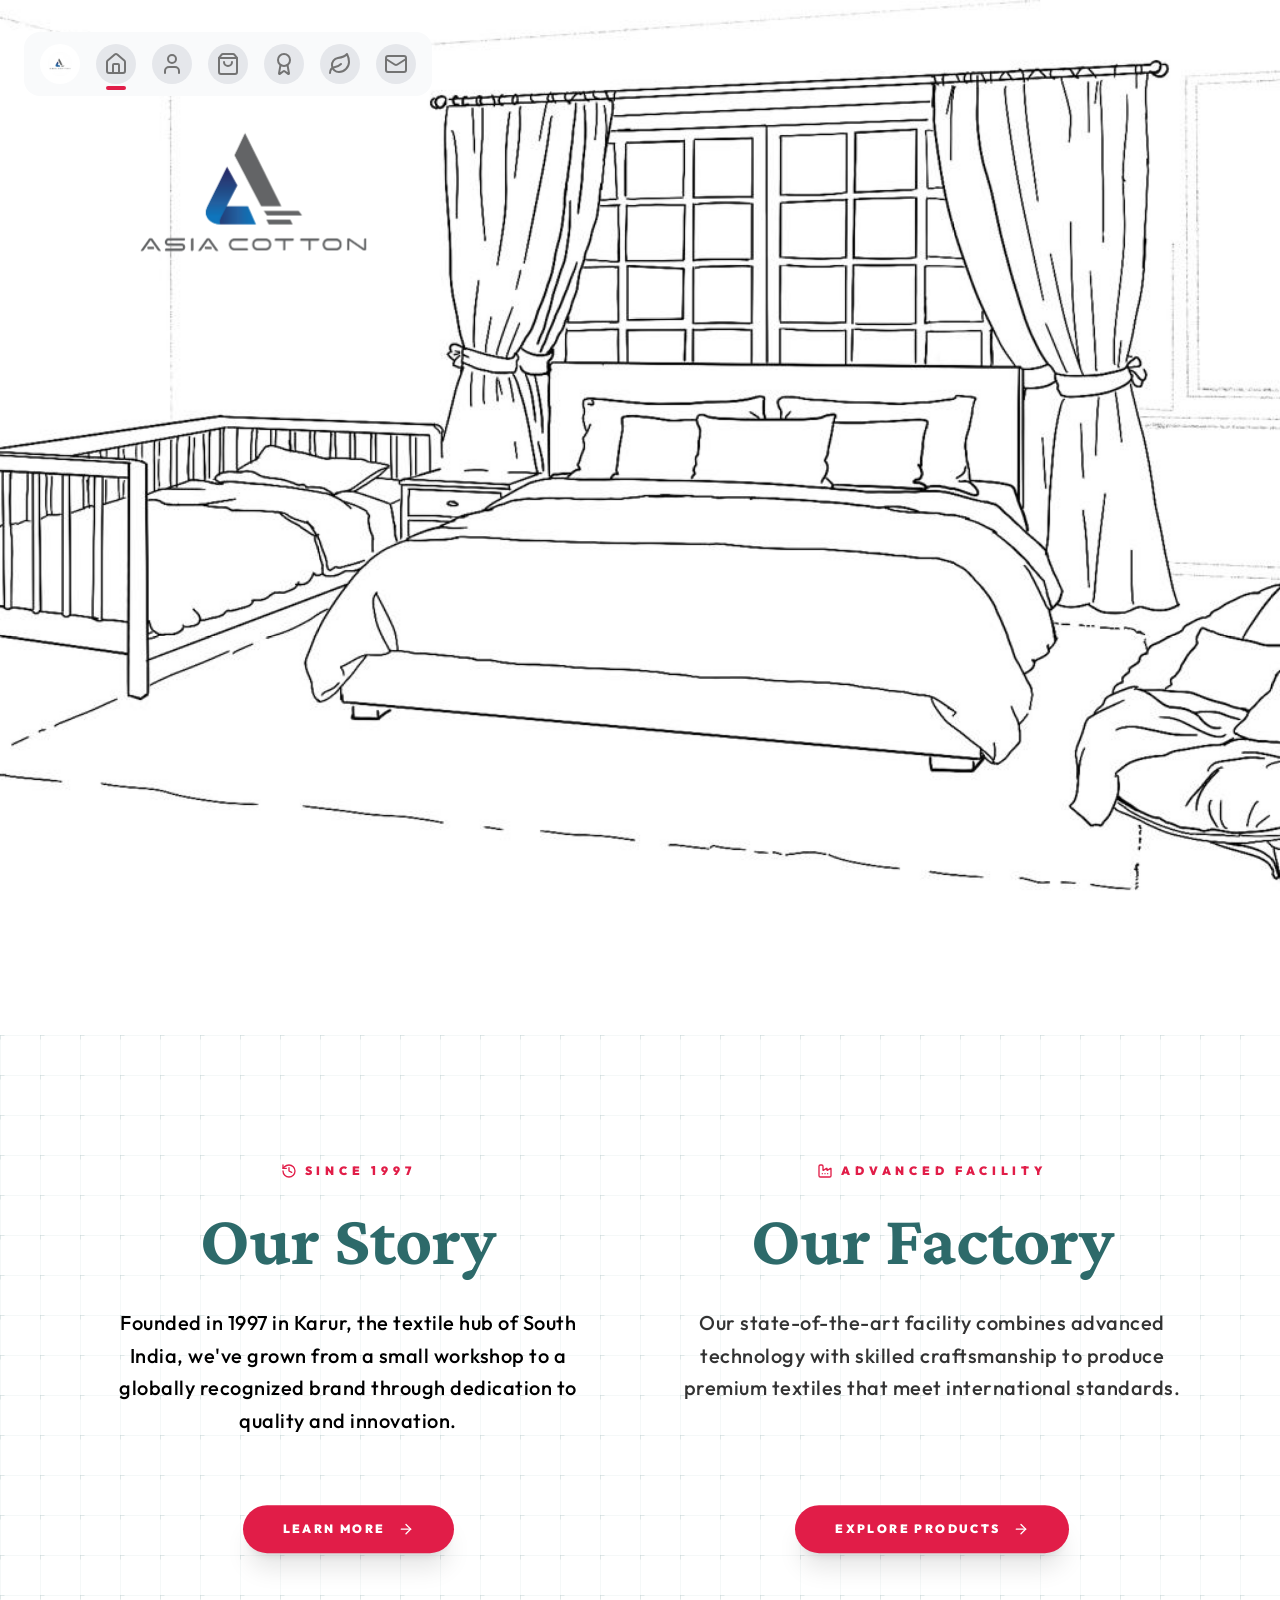
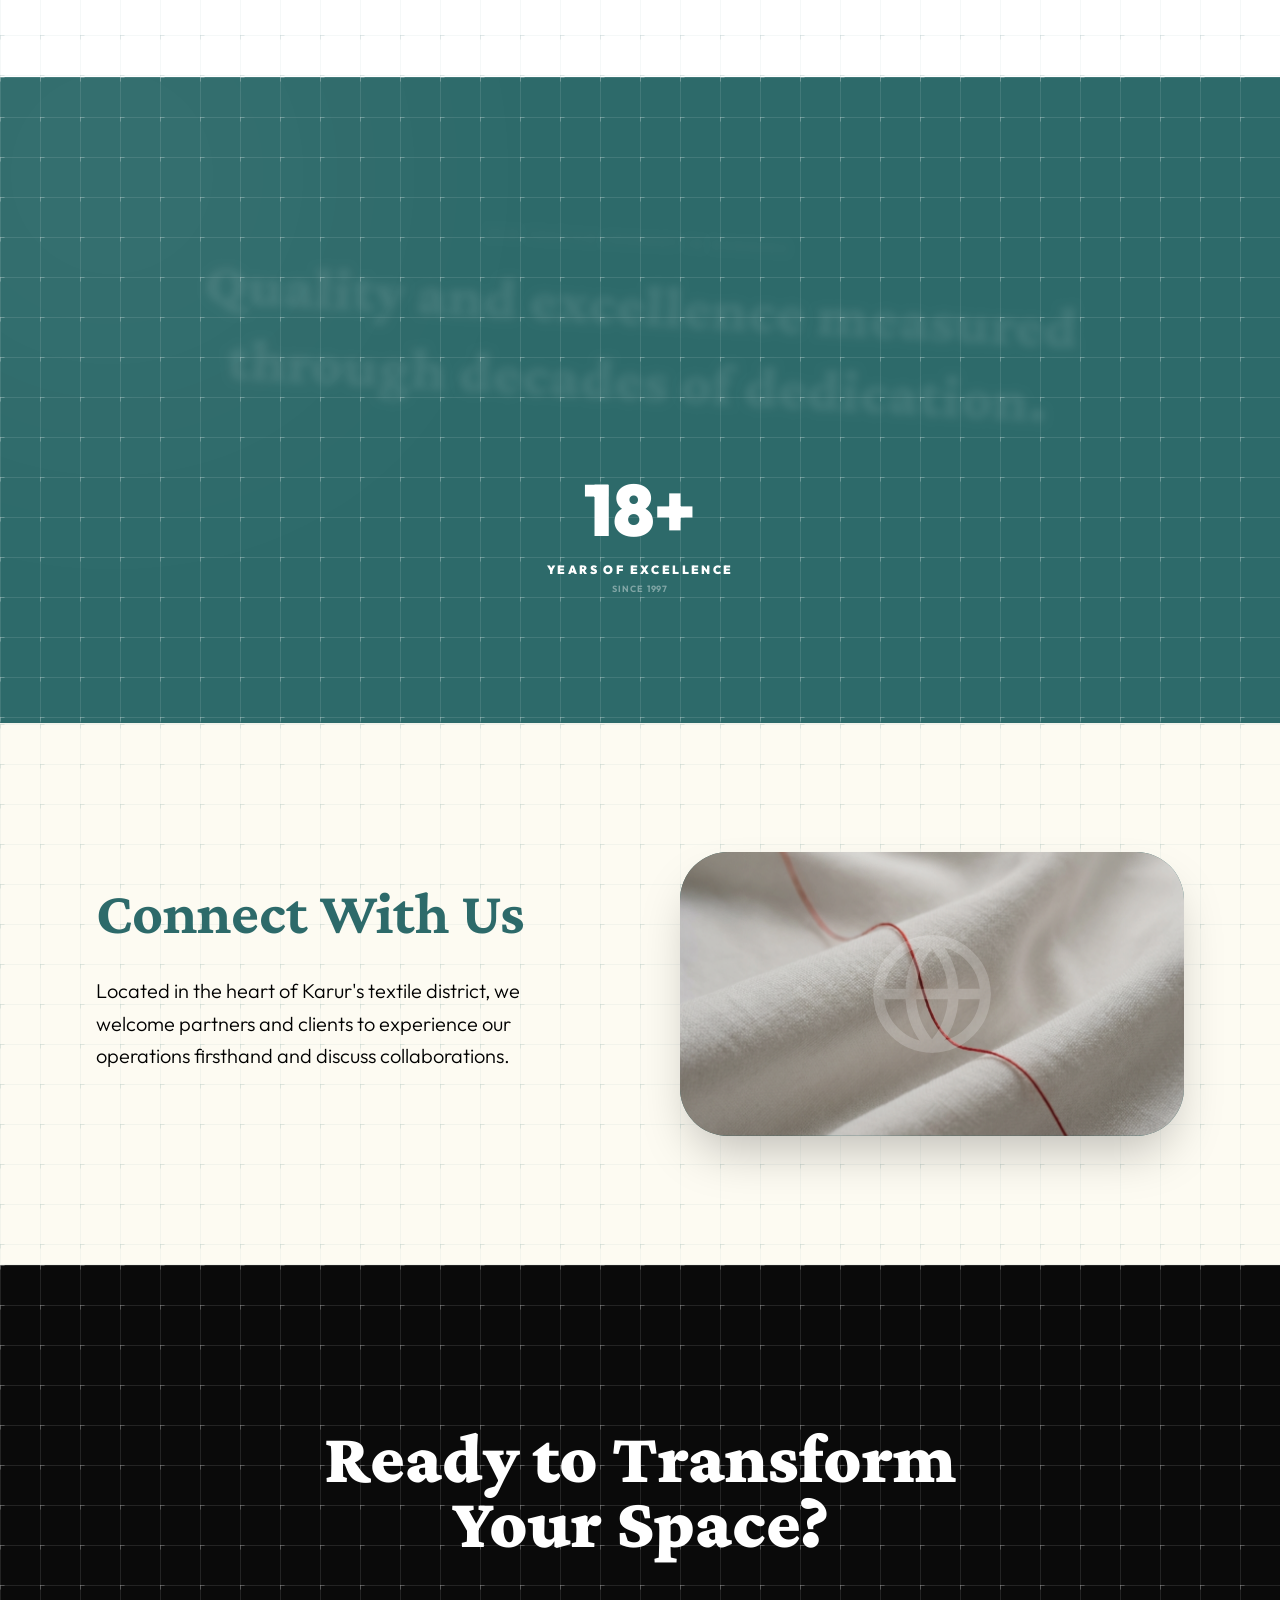
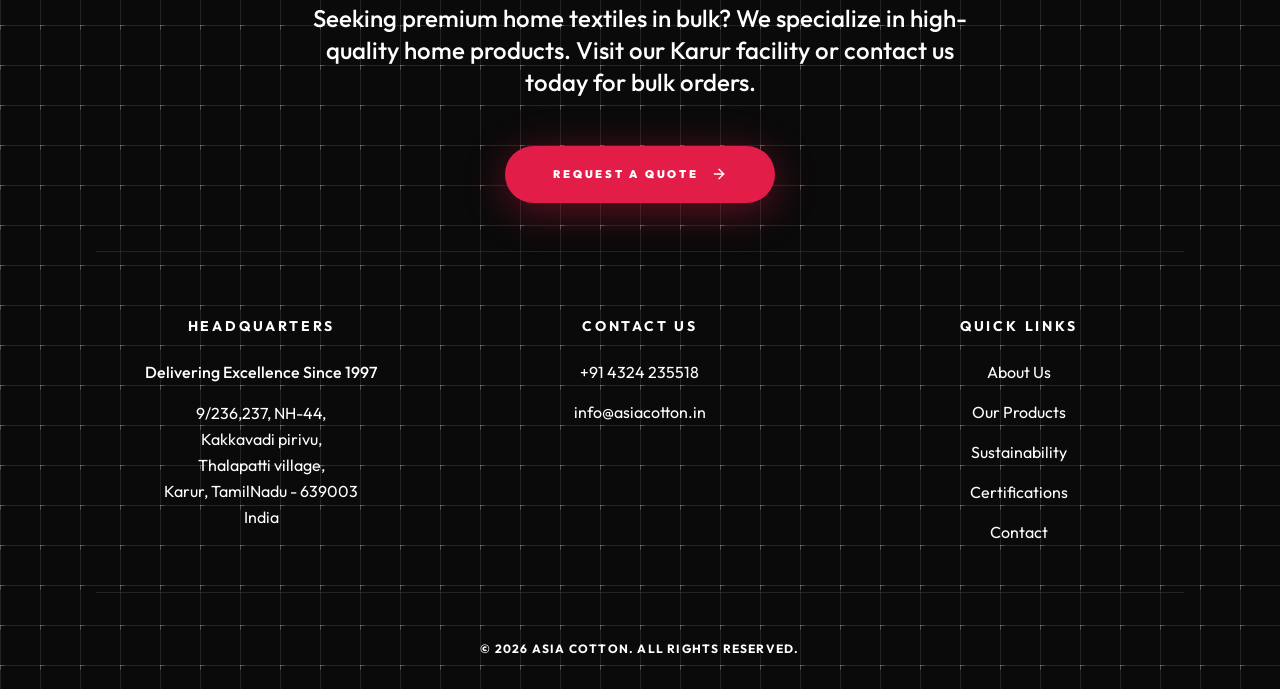
<file: index.html>
<!doctype html>
<html lang="en">
  <head>
    <meta charset="UTF-8" />
    <link rel="icon" type="image/png" href="./logo.png" />
    <meta name="viewport" content="width=device-width, initial-scale=1.0" />
    <title>Asia Cotton | Premium Textiles</title>
    <link rel="preconnect" href="https://fonts.googleapis.com">
    <link rel="preconnect" href="https://fonts.gstatic.com" crossorigin>
    <link href="https://fonts.googleapis.com/css2?family=Inter:wght@300;400;500;600&family=Playfair+Display:ital,wght@0,400;0,700;1,400&display=swap" rel="stylesheet">
    <!-- Leads AI Widget -->
    <script
      src="https://api-dev-leads.winssoft.com/widget/leadsai.js"
      data-company="asia-cotton-9bad"
      data-key="aHR0cHM6Ly9hcGktZGV2LWxlYWRzLndpbnNzb2Z0LmNvbQ=="
      id="leadsai-embed-script"
      defer
    ></script>
    <!-- Leads AI Widget Responsiveness Override -->
    <script>
      (function() {
        const targetId = 'leadsai-host';
        const styleContent = `
          .chat-win {
            max-height: calc(100vh - 120px) !important;
            height: 600px !important;
          }
          @media (max-width: 767px) {
            :host {
              right: auto !important;
              left: 24px !important;
            }
            .chat-win {
              left: 0 !important;
              right: auto !important;
              transform-origin: bottom left !important;
            }
            .proactive {
              left: 72px !important;
              right: auto !important;
              border-radius: 12px 12px 12px 2px !important;
            }
            .proactive::after {
              left: -6px !important;
              right: auto !important;
              border-left-color: transparent !important;
              border-right-color: white !important;
            }
          }
          @media (max-width: 480px) {
            .chat-win {
              width: calc(100vw - 32px) !important;
              height: calc(100vh - 110px) !important;
              max-height: calc(100vh - 110px) !important;
              left: -8px !important;
              right: auto !important;
            }
          }
          /* Force blue color across all browsers */
          .launcher {
            background: linear-gradient(135deg, #2952e3, #00d4f5) !important;
          }
          .chat-header {
            background: linear-gradient(135deg, #2952e3, #00d4f5) !important;
          }
          .send-btn {
            background: linear-gradient(135deg, #2952e3, #00d4f5) !important;
          }
          .msg.assistant .bubble {
            background: #2952e3 !important;
          }
          .msg.user .bubble {
            background: #00d4f5 !important;
          }
          .msg-av {
            background: #2952e3 !important;
          }
          .msg.user .msg-av {
            background: #00d4f5 !important;
          }
          .pii-btn {
            background: linear-gradient(135deg, #2952e3, #00d4f5) !important;
          }
        `;

        function tryInject() {
          const host = document.getElementById(targetId);
          if (host && host.shadowRoot) {
            const styleEl = host.shadowRoot.querySelector('style');
            if (styleEl) {
              if (styleEl.textContent.includes('/* Custom Responsiveness Override */')) {
                return true;
              }
              styleEl.textContent += '\n/* Custom Responsiveness Override */\n' + styleContent;
              return true;
            }
          }
          return false;
        }

        // Run immediately
        if (tryInject()) return;

        // Fallback polling + MutationObserver to be 100% sure it catches it
        const interval = setInterval(() => {
          if (tryInject()) clearInterval(interval);
        }, 100);

        const observer = new MutationObserver(() => {
          if (tryInject()) {
            observer.disconnect();
            clearInterval(interval);
          }
        });

        function startObserver() {
          observer.observe(document.body, { childList: true, subtree: true });
        }

        if (document.body) {
          startObserver();
        } else {
          document.addEventListener('DOMContentLoaded', startObserver);
        }

        // Clean up after 15 seconds to prevent memory leaks
        setTimeout(() => {
          clearInterval(interval);
          observer.disconnect();
        }, 15000);
      })();
    </script>
    <script type="module" crossorigin src="./assets/index-DWgN-9o_.js"></script>
    <link rel="stylesheet" crossorigin href="./assets/index-BmwLQKYh.css">
  </head>
  <body class="bg-[#FDFCFB] text-[#1A1A1A]">
    <div id="root"></div>
  </body>
</html>
</file>
<file: assets/index-BmwLQKYh.css>
@import"https://fonts.googleapis.com/css2?family=Caveat:wght@400..700&family=Playfair+Display:ital,wght@0,400..900;1,400..900&family=Inter:wght@100..900&display=swap";@layer components;@layer properties{@supports (((-webkit-hyphens:none)) and (not (margin-trim:inline))) or ((-moz-orient:inline) and (not (color:rgb(from red r g b)))){*,:before,:after,::backdrop{--tw-translate-x:0;--tw-translate-y:0;--tw-translate-z:0;--tw-scale-x:1;--tw-scale-y:1;--tw-scale-z:1;--tw-rotate-x:initial;--tw-rotate-y:initial;--tw-rotate-z:initial;--tw-skew-x:initial;--tw-skew-y:initial;--tw-space-y-reverse:0;--tw-space-x-reverse:0;--tw-border-style:solid;--tw-gradient-position:initial;--tw-gradient-from:#0000;--tw-gradient-via:#0000;--tw-gradient-to:#0000;--tw-gradient-stops:initial;--tw-gradient-via-stops:initial;--tw-gradient-from-position:0%;--tw-gradient-via-position:50%;--tw-gradient-to-position:100%;--tw-leading:initial;--tw-font-weight:initial;--tw-tracking:initial;--tw-shadow:0 0 #0000;--tw-shadow-color:initial;--tw-shadow-alpha:100%;--tw-inset-shadow:0 0 #0000;--tw-inset-shadow-color:initial;--tw-inset-shadow-alpha:100%;--tw-ring-color:initial;--tw-ring-shadow:0 0 #0000;--tw-inset-ring-color:initial;--tw-inset-ring-shadow:0 0 #0000;--tw-ring-inset:initial;--tw-ring-offset-width:0px;--tw-ring-offset-color:#fff;--tw-ring-offset-shadow:0 0 #0000;--tw-blur:initial;--tw-brightness:initial;--tw-contrast:initial;--tw-grayscale:initial;--tw-hue-rotate:initial;--tw-invert:initial;--tw-opacity:initial;--tw-saturate:initial;--tw-sepia:initial;--tw-drop-shadow:initial;--tw-drop-shadow-color:initial;--tw-drop-shadow-alpha:100%;--tw-drop-shadow-size:initial;--tw-backdrop-blur:initial;--tw-backdrop-brightness:initial;--tw-backdrop-contrast:initial;--tw-backdrop-grayscale:initial;--tw-backdrop-hue-rotate:initial;--tw-backdrop-invert:initial;--tw-backdrop-opacity:initial;--tw-backdrop-saturate:initial;--tw-backdrop-sepia:initial;--tw-duration:initial;--tw-ease:initial}}}@layer theme{:root,:host{--font-sans:ui-sans-serif,system-ui,sans-serif,"Apple Color Emoji","Segoe UI Emoji","Segoe UI Symbol","Noto Color Emoji";--font-serif:ui-serif,Georgia,Cambria,"Times New Roman",Times,serif;--font-mono:ui-monospace,SFMono-Regular,Menlo,Monaco,Consolas,"Liberation Mono","Courier New",monospace;--color-gray-50:oklch(98.5% .002 247.839);--color-gray-100:oklch(96.7% .003 264.542);--color-gray-200:oklch(92.8% .006 264.531);--color-gray-600:oklch(44.6% .03 256.802);--color-neutral-100:oklch(97% 0 0);--color-neutral-200:oklch(92.2% 0 0);--color-neutral-300:oklch(87% 0 0);--color-neutral-400:oklch(70.8% 0 0);--color-neutral-500:oklch(55.6% 0 0);--color-neutral-600:oklch(43.9% 0 0);--color-neutral-700:oklch(37.1% 0 0);--color-neutral-800:oklch(26.9% 0 0);--color-neutral-900:oklch(20.5% 0 0);--color-black:#000;--color-white:#fff;--spacing:.25rem;--container-xs:20rem;--container-sm:24rem;--container-md:28rem;--container-lg:32rem;--container-xl:36rem;--container-2xl:42rem;--container-4xl:56rem;--container-7xl:80rem;--text-xs:.75rem;--text-xs--line-height:calc(1/.75);--text-sm:.875rem;--text-sm--line-height:calc(1.25/.875);--text-base:1rem;--text-base--line-height: 1.5 ;--text-lg:1.125rem;--text-lg--line-height:calc(1.75/1.125);--text-xl:1.25rem;--text-xl--line-height:calc(1.75/1.25);--text-2xl:1.5rem;--text-2xl--line-height:calc(2/1.5);--text-3xl:1.875rem;--text-3xl--line-height: 1.2 ;--text-4xl:2.25rem;--text-4xl--line-height:calc(2.5/2.25);--text-5xl:3rem;--text-5xl--line-height:1;--text-6xl:3.75rem;--text-6xl--line-height:1;--text-7xl:4.5rem;--text-7xl--line-height:1;--text-8xl:6rem;--text-8xl--line-height:1;--font-weight-light:300;--font-weight-normal:400;--font-weight-medium:500;--font-weight-semibold:600;--font-weight-bold:700;--font-weight-extrabold:800;--font-weight-black:900;--tracking-tighter:-.05em;--tracking-tight:-.025em;--tracking-wide:.025em;--tracking-wider:.05em;--tracking-widest:.1em;--leading-tight:1.25;--leading-snug:1.375;--leading-relaxed:1.625;--radius-sm:.25rem;--radius-md:.375rem;--radius-lg:.5rem;--radius-xl:.75rem;--radius-2xl:1rem;--radius-3xl:1.5rem;--drop-shadow-sm:0 1px 2px #00000026;--drop-shadow-lg:0 4px 4px #00000026;--drop-shadow-2xl:0 25px 25px #00000026;--ease-out:cubic-bezier(0,0,.2,1);--ease-in-out:cubic-bezier(.4,0,.2,1);--animate-ping:ping 1s cubic-bezier(0,0,.2,1)infinite;--animate-pulse:pulse 2s cubic-bezier(.4,0,.6,1)infinite;--blur-sm:8px;--blur-md:12px;--blur-xl:24px;--blur-3xl:64px;--aspect-video:16/9;--default-transition-duration:.15s;--default-transition-timing-function:cubic-bezier(.4,0,.2,1);--default-font-family:var(--font-sans);--default-mono-font-family:var(--font-mono)}}@layer base{*,:after,:before,::backdrop{box-sizing:border-box;border:0 solid;margin:0;padding:0}::file-selector-button{box-sizing:border-box;border:0 solid;margin:0;padding:0}html,:host{-webkit-text-size-adjust:100%;tab-size:4;line-height:1.5;font-family:var(--default-font-family,ui-sans-serif,system-ui,sans-serif,"Apple Color Emoji","Segoe UI Emoji","Segoe UI Symbol","Noto Color Emoji");font-feature-settings:var(--default-font-feature-settings,normal);font-variation-settings:var(--default-font-variation-settings,normal);-webkit-tap-highlight-color:transparent}hr{height:0;color:inherit;border-top-width:1px}abbr:where([title]){-webkit-text-decoration:underline dotted;text-decoration:underline dotted}h1,h2,h3,h4,h5,h6{font-size:inherit;font-weight:inherit}a{color:inherit;-webkit-text-decoration:inherit;text-decoration:inherit}b,strong{font-weight:bolder}code,kbd,samp,pre{font-family:var(--default-mono-font-family,ui-monospace,SFMono-Regular,Menlo,Monaco,Consolas,"Liberation Mono","Courier New",monospace);font-feature-settings:var(--default-mono-font-feature-settings,normal);font-variation-settings:var(--default-mono-font-variation-settings,normal);font-size:1em}small{font-size:80%}sub,sup{vertical-align:baseline;font-size:75%;line-height:0;position:relative}sub{bottom:-.25em}sup{top:-.5em}table{text-indent:0;border-color:inherit;border-collapse:collapse}:-moz-focusring{outline:auto}progress{vertical-align:baseline}summary{display:list-item}ol,ul,menu{list-style:none}img,svg,video,canvas,audio,iframe,embed,object{vertical-align:middle;display:block}img,video{max-width:100%;height:auto}button,input,select,optgroup,textarea{font:inherit;font-feature-settings:inherit;font-variation-settings:inherit;letter-spacing:inherit;color:inherit;opacity:1;background-color:#0000;border-radius:0}::file-selector-button{font:inherit;font-feature-settings:inherit;font-variation-settings:inherit;letter-spacing:inherit;color:inherit;opacity:1;background-color:#0000;border-radius:0}:where(select:is([multiple],[size])) optgroup{font-weight:bolder}:where(select:is([multiple],[size])) optgroup option{padding-inline-start:20px}::file-selector-button{margin-inline-end:4px}::placeholder{opacity:1}@supports (not ((-webkit-appearance:-apple-pay-button))) or (contain-intrinsic-size:1px){::placeholder{color:currentColor}@supports (color:color-mix(in lab,red,red)){::placeholder{color:color-mix(in oklab,currentcolor 50%,transparent)}}}textarea{resize:vertical}::-webkit-search-decoration{-webkit-appearance:none}::-webkit-date-and-time-value{min-height:1lh;text-align:inherit}::-webkit-datetime-edit{display:inline-flex}::-webkit-datetime-edit-fields-wrapper{padding:0}::-webkit-datetime-edit{padding-block:0}::-webkit-datetime-edit-year-field{padding-block:0}::-webkit-datetime-edit-month-field{padding-block:0}::-webkit-datetime-edit-day-field{padding-block:0}::-webkit-datetime-edit-hour-field{padding-block:0}::-webkit-datetime-edit-minute-field{padding-block:0}::-webkit-datetime-edit-second-field{padding-block:0}::-webkit-datetime-edit-millisecond-field{padding-block:0}::-webkit-datetime-edit-meridiem-field{padding-block:0}::-webkit-calendar-picker-indicator{line-height:1}:-moz-ui-invalid{box-shadow:none}button,input:where([type=button],[type=reset],[type=submit]){appearance:button}::file-selector-button{appearance:button}::-webkit-inner-spin-button{height:auto}::-webkit-outer-spin-button{height:auto}[hidden]:where(:not([hidden=until-found])){display:none!important}}@layer utilities{.pointer-events-auto{pointer-events:auto}.pointer-events-none{pointer-events:none}.visible{visibility:visible}.absolute{position:absolute}.fixed{position:fixed}.relative{position:relative}.sticky{position:sticky}.inset-0{inset:calc(var(--spacing)*0)}.inset-x-0{inset-inline:calc(var(--spacing)*0)}.-top-24{top:calc(var(--spacing)*-24)}.top-0{top:calc(var(--spacing)*0)}.top-1\/2{top:50%}.top-1\/4{top:25%}.top-3{top:calc(var(--spacing)*3)}.top-6{top:calc(var(--spacing)*6)}.top-8{top:calc(var(--spacing)*8)}.top-24{top:calc(var(--spacing)*24)}.top-40{top:calc(var(--spacing)*40)}.top-\[-10\%\]{top:-10%}.top-full{top:100%}.-right-20{right:calc(var(--spacing)*-20)}.right-0{right:calc(var(--spacing)*0)}.right-3{right:calc(var(--spacing)*3)}.right-4{right:calc(var(--spacing)*4)}.right-6{right:calc(var(--spacing)*6)}.right-\[-15\%\]{right:-15%}.-bottom-1\.5{bottom:calc(var(--spacing)*-1.5)}.bottom-4{bottom:calc(var(--spacing)*4)}.bottom-6{bottom:calc(var(--spacing)*6)}.bottom-10{bottom:calc(var(--spacing)*10)}.bottom-24{bottom:calc(var(--spacing)*24)}.bottom-\[-10\%\]{bottom:-10%}.bottom-\[20\%\]{bottom:20%}.bottom-\[98\%\]{bottom:98%}.bottom-\[210px\]{bottom:210px}.-left-20{left:calc(var(--spacing)*-20)}.left-0{left:calc(var(--spacing)*0)}.left-1\/2{left:50%}.left-3{left:calc(var(--spacing)*3)}.left-8{left:calc(var(--spacing)*8)}.left-12{left:calc(var(--spacing)*12)}.left-\[-15\%\]{left:-15%}.left-\[24vw\]{left:24vw}.z-0{z-index:0}.z-10{z-index:10}.z-20{z-index:20}.z-30{z-index:30}.z-40{z-index:40}.z-50{z-index:50}.z-\[2\]{z-index:2}.z-\[3\]{z-index:3}.z-\[5\]{z-index:5}.z-\[6\]{z-index:6}.z-\[60\]{z-index:60}.z-\[80\]{z-index:80}.z-\[90\]{z-index:90}.z-\[95\]{z-index:95}.z-\[100\]{z-index:100}.z-\[2000\]{z-index:2000}.z-\[3000\]{z-index:3000}.z-\[4000\]{z-index:4000}.z-\[9999\]{z-index:9999}.z-\[99999\]{z-index:99999}.container{width:100%}@media(min-width:40rem){.container{max-width:40rem}}@media(min-width:48rem){.container{max-width:48rem}}@media(min-width:64rem){.container{max-width:64rem}}@media(min-width:80rem){.container{max-width:80rem}}@media(min-width:96rem){.container{max-width:96rem}}.m-0{margin:calc(var(--spacing)*0)}.m-auto{margin:auto}.mx-auto{margin-inline:auto}.my-5{margin-block:calc(var(--spacing)*5)}.my-6{margin-block:calc(var(--spacing)*6)}.my-8{margin-block:calc(var(--spacing)*8)}.my-auto{margin-block:auto}.mt-0{margin-top:calc(var(--spacing)*0)}.mt-2{margin-top:calc(var(--spacing)*2)}.mt-2\.5{margin-top:calc(var(--spacing)*2.5)}.mt-3{margin-top:calc(var(--spacing)*3)}.mt-4{margin-top:calc(var(--spacing)*4)}.mt-6{margin-top:calc(var(--spacing)*6)}.mt-8{margin-top:calc(var(--spacing)*8)}.mr-1{margin-right:calc(var(--spacing)*1)}.mr-4{margin-right:calc(var(--spacing)*4)}.mb-0\.5{margin-bottom:calc(var(--spacing)*.5)}.mb-1{margin-bottom:calc(var(--spacing)*1)}.mb-1\.5{margin-bottom:calc(var(--spacing)*1.5)}.mb-2{margin-bottom:calc(var(--spacing)*2)}.mb-3{margin-bottom:calc(var(--spacing)*3)}.mb-4{margin-bottom:calc(var(--spacing)*4)}.mb-6{margin-bottom:calc(var(--spacing)*6)}.mb-8{margin-bottom:calc(var(--spacing)*8)}.mb-10{margin-bottom:calc(var(--spacing)*10)}.mb-12{margin-bottom:calc(var(--spacing)*12)}.mb-16{margin-bottom:calc(var(--spacing)*16)}.ml-1{margin-left:calc(var(--spacing)*1)}.ml-auto{margin-left:auto}.box-border{box-sizing:border-box}.block{display:block}.flex{display:flex}.grid{display:grid}.hidden{display:none}.inline{display:inline}.inline-block{display:inline-block}.inline-flex{display:inline-flex}.aspect-\[4\/5\]{aspect-ratio:4/5}.aspect-square{aspect-ratio:1}.aspect-video{aspect-ratio:var(--aspect-video)}.\!h-auto{height:auto!important}.h-0\.5{height:calc(var(--spacing)*.5)}.h-1{height:calc(var(--spacing)*1)}.h-1\.5{height:calc(var(--spacing)*1.5)}.h-2{height:calc(var(--spacing)*2)}.h-4{height:calc(var(--spacing)*4)}.h-5{height:calc(var(--spacing)*5)}.h-6{height:calc(var(--spacing)*6)}.h-8{height:calc(var(--spacing)*8)}.h-10{height:calc(var(--spacing)*10)}.h-11{height:calc(var(--spacing)*11)}.h-14{height:calc(var(--spacing)*14)}.h-16{height:calc(var(--spacing)*16)}.h-20{height:calc(var(--spacing)*20)}.h-24{height:calc(var(--spacing)*24)}.h-32{height:calc(var(--spacing)*32)}.h-36{height:calc(var(--spacing)*36)}.h-52{height:calc(var(--spacing)*52)}.h-56{height:calc(var(--spacing)*56)}.h-80{height:calc(var(--spacing)*80)}.h-96{height:calc(var(--spacing)*96)}.h-\[1\.5em\]{height:1.5em}.h-\[1px\]{height:1px}.h-\[2px\]{height:2px}.h-\[3px\]{height:3px}.h-\[4\.5em\]{height:4.5em}.h-\[4px\]{height:4px}.h-\[14px\]{height:14px}.h-\[60vw\]{height:60vw}.h-\[65vh\]{height:65vh}.h-\[80px\]{height:80px}.h-\[80vw\]{height:80vw}.h-\[90px\]{height:90px}.h-\[92dvh\]{height:92dvh}.h-\[92vh\]{height:92vh}.h-\[100dvh\]{height:100dvh}.h-\[115vh\]{height:115vh}.h-\[180px\]{height:180px}.h-\[200px\]{height:200px}.h-auto{height:auto}.h-full{height:100%}.h-px{height:1px}.h-screen{height:100vh}.max-h-\[140px\]{max-height:140px}.max-h-full{max-height:100%}.min-h-0{min-height:calc(var(--spacing)*0)}.min-h-\[160px\]{min-height:160px}.min-h-\[240px\]{min-height:240px}.min-h-\[300px\]{min-height:300px}.min-h-\[auto\]{min-height:auto}.min-h-full{min-height:100%}.min-h-screen{min-height:100vh}.w-1\.5{width:calc(var(--spacing)*1.5)}.w-1\/2{width:50%}.w-2{width:calc(var(--spacing)*2)}.w-2\/5{width:40%}.w-3\/5{width:60%}.w-4{width:calc(var(--spacing)*4)}.w-5{width:calc(var(--spacing)*5)}.w-6{width:calc(var(--spacing)*6)}.w-8{width:calc(var(--spacing)*8)}.w-10{width:calc(var(--spacing)*10)}.w-11{width:calc(var(--spacing)*11)}.w-12{width:calc(var(--spacing)*12)}.w-14{width:calc(var(--spacing)*14)}.w-16{width:calc(var(--spacing)*16)}.w-20{width:calc(var(--spacing)*20)}.w-24{width:calc(var(--spacing)*24)}.w-32{width:calc(var(--spacing)*32)}.w-36{width:calc(var(--spacing)*36)}.w-40{width:calc(var(--spacing)*40)}.w-60{width:calc(var(--spacing)*60)}.w-80{width:calc(var(--spacing)*80)}.w-96{width:calc(var(--spacing)*96)}.w-\[1\.5em\]{width:1.5em}.w-\[1\.5px\]{width:1.5px}.w-\[1px\]{width:1px}.w-\[2px\]{width:2px}.w-\[4\.5em\]{width:4.5em}.w-\[4px\]{width:4px}.w-\[40\%\]{width:40%}.w-\[42vw\]{width:42vw}.w-\[45\%\]{width:45%}.w-\[45px\]{width:45px}.w-\[50\%\]{width:50%}.w-\[55\%\]{width:55%}.w-\[60\%\]{width:60%}.w-\[80vw\]{width:80vw}.w-\[98vw\]{width:98vw}.w-\[100px\]{width:100px}.w-\[130px\]{width:130px}.w-\[180px\]{width:180px}.w-auto{width:auto}.w-fit{width:fit-content}.w-full{width:100%}.w-screen{width:100vw}.max-w-2xl{max-width:var(--container-2xl)}.max-w-4xl{max-width:var(--container-4xl)}.max-w-7xl{max-width:var(--container-7xl)}.max-w-\[120px\]{max-width:120px}.max-w-\[200px\]{max-width:200px}.max-w-\[280px\]{max-width:280px}.max-w-\[1600px\]{max-width:1600px}.max-w-\[1800px\]{max-width:1800px}.max-w-full{max-width:100%}.max-w-lg{max-width:var(--container-lg)}.max-w-md{max-width:var(--container-md)}.max-w-sm{max-width:var(--container-sm)}.max-w-xl{max-width:var(--container-xl)}.max-w-xs{max-width:var(--container-xs)}.min-w-\[280px\]{min-width:280px}.flex-1{flex:1}.flex-shrink-0,.shrink-0{flex-shrink:0}.flex-grow{flex-grow:1}.origin-\[80\%_50\%\]{transform-origin:80%}.origin-\[100\%_100\%\]{transform-origin:100% 100%}.origin-bottom{transform-origin:bottom}.origin-center{transform-origin:50%}.origin-top{transform-origin:top}.-translate-x-1\/2{--tw-translate-x: -50% ;translate:var(--tw-translate-x)var(--tw-translate-y)}.translate-x-0{--tw-translate-x:calc(var(--spacing)*0);translate:var(--tw-translate-x)var(--tw-translate-y)}.translate-x-1\.5{--tw-translate-x:calc(var(--spacing)*1.5);translate:var(--tw-translate-x)var(--tw-translate-y)}.translate-x-\[-10px\]{--tw-translate-x:-10px;translate:var(--tw-translate-x)var(--tw-translate-y)}.-translate-y-1\/2{--tw-translate-y: -50% ;translate:var(--tw-translate-x)var(--tw-translate-y)}.translate-y-0{--tw-translate-y:calc(var(--spacing)*0);translate:var(--tw-translate-x)var(--tw-translate-y)}.translate-y-4{--tw-translate-y:calc(var(--spacing)*4);translate:var(--tw-translate-x)var(--tw-translate-y)}.scale-90{--tw-scale-x:90%;--tw-scale-y:90%;--tw-scale-z:90%;scale:var(--tw-scale-x)var(--tw-scale-y)}.scale-\[0\.55\]{scale:.55}.rotate-\[15deg\]{rotate:15deg}.rotate-y-12{--tw-rotate-y:rotateY(12deg);transform:var(--tw-rotate-x,)var(--tw-rotate-y,)var(--tw-rotate-z,)var(--tw-skew-x,)var(--tw-skew-y,)}.transform{transform:var(--tw-rotate-x,)var(--tw-rotate-y,)var(--tw-rotate-z,)var(--tw-skew-x,)var(--tw-skew-y,)}.transform-gpu{transform:translateZ(0)var(--tw-rotate-x,)var(--tw-rotate-y,)var(--tw-rotate-z,)var(--tw-skew-x,)var(--tw-skew-y,)}.animate-ping{animation:var(--animate-ping)}.animate-pulse{animation:var(--animate-pulse)}.cursor-default{cursor:default}.cursor-none{cursor:none}.cursor-pointer{cursor:pointer}.cursor-zoom-in{cursor:zoom-in}.touch-none{touch-action:none}.resize{resize:both}.list-none{list-style-type:none}.grid-cols-1{grid-template-columns:repeat(1,minmax(0,1fr))}.grid-cols-2{grid-template-columns:repeat(2,minmax(0,1fr))}.flex-col{flex-direction:column}.flex-row{flex-direction:row}.flex-row-reverse{flex-direction:row-reverse}.flex-wrap{flex-wrap:wrap}.items-center{align-items:center}.items-end{align-items:flex-end}.items-start{align-items:flex-start}.justify-between{justify-content:space-between}.justify-center{justify-content:center}.justify-end{justify-content:flex-end}.justify-start{justify-content:flex-start}.gap-0\.5{gap:calc(var(--spacing)*.5)}.gap-1\.5{gap:calc(var(--spacing)*1.5)}.gap-2{gap:calc(var(--spacing)*2)}.gap-3{gap:calc(var(--spacing)*3)}.gap-4{gap:calc(var(--spacing)*4)}.gap-5{gap:calc(var(--spacing)*5)}.gap-6{gap:calc(var(--spacing)*6)}.gap-8{gap:calc(var(--spacing)*8)}.gap-10{gap:calc(var(--spacing)*10)}.gap-12{gap:calc(var(--spacing)*12)}.gap-\[3em\]{gap:3em}:where(.space-y-0>:not(:last-child)){--tw-space-y-reverse:0;margin-block-start:calc(calc(var(--spacing)*0)*var(--tw-space-y-reverse));margin-block-end:calc(calc(var(--spacing)*0)*calc(1 - var(--tw-space-y-reverse)))}:where(.space-y-0\.5>:not(:last-child)){--tw-space-y-reverse:0;margin-block-start:calc(calc(var(--spacing)*.5)*var(--tw-space-y-reverse));margin-block-end:calc(calc(var(--spacing)*.5)*calc(1 - var(--tw-space-y-reverse)))}:where(.space-y-1>:not(:last-child)){--tw-space-y-reverse:0;margin-block-start:calc(calc(var(--spacing)*1)*var(--tw-space-y-reverse));margin-block-end:calc(calc(var(--spacing)*1)*calc(1 - var(--tw-space-y-reverse)))}:where(.space-y-2>:not(:last-child)){--tw-space-y-reverse:0;margin-block-start:calc(calc(var(--spacing)*2)*var(--tw-space-y-reverse));margin-block-end:calc(calc(var(--spacing)*2)*calc(1 - var(--tw-space-y-reverse)))}:where(.space-y-3>:not(:last-child)){--tw-space-y-reverse:0;margin-block-start:calc(calc(var(--spacing)*3)*var(--tw-space-y-reverse));margin-block-end:calc(calc(var(--spacing)*3)*calc(1 - var(--tw-space-y-reverse)))}:where(.space-y-4>:not(:last-child)){--tw-space-y-reverse:0;margin-block-start:calc(calc(var(--spacing)*4)*var(--tw-space-y-reverse));margin-block-end:calc(calc(var(--spacing)*4)*calc(1 - var(--tw-space-y-reverse)))}:where(.space-y-5>:not(:last-child)){--tw-space-y-reverse:0;margin-block-start:calc(calc(var(--spacing)*5)*var(--tw-space-y-reverse));margin-block-end:calc(calc(var(--spacing)*5)*calc(1 - var(--tw-space-y-reverse)))}:where(.space-y-6>:not(:last-child)){--tw-space-y-reverse:0;margin-block-start:calc(calc(var(--spacing)*6)*var(--tw-space-y-reverse));margin-block-end:calc(calc(var(--spacing)*6)*calc(1 - var(--tw-space-y-reverse)))}:where(.space-y-12>:not(:last-child)){--tw-space-y-reverse:0;margin-block-start:calc(calc(var(--spacing)*12)*var(--tw-space-y-reverse));margin-block-end:calc(calc(var(--spacing)*12)*calc(1 - var(--tw-space-y-reverse)))}:where(.space-x-1>:not(:last-child)){--tw-space-x-reverse:0;margin-inline-start:calc(calc(var(--spacing)*1)*var(--tw-space-x-reverse));margin-inline-end:calc(calc(var(--spacing)*1)*calc(1 - var(--tw-space-x-reverse)))}.gap-y-2{row-gap:calc(var(--spacing)*2)}.gap-y-4{row-gap:calc(var(--spacing)*4)}.self-start{align-self:flex-start}.overflow-hidden{overflow:hidden}.overflow-visible{overflow:visible}.overflow-x-hidden{overflow-x:hidden}.overflow-x-visible{overflow-x:visible}.overflow-y-auto{overflow-y:auto}.overscroll-none{overscroll-behavior:none}.\!rounded-\[20px\]{border-radius:20px!important}.\!rounded-\[24px\]{border-radius:24px!important}.rounded{border-radius:.25rem}.rounded-2xl{border-radius:var(--radius-2xl)}.rounded-3xl{border-radius:var(--radius-3xl)}.rounded-\[1\.5rem\]{border-radius:1.5rem}.rounded-\[1\.25em\]{border-radius:1.25em}.rounded-\[2rem\]{border-radius:2rem}.rounded-\[3rem\]{border-radius:3rem}.rounded-\[20px\]{border-radius:20px}.rounded-\[40px\]{border-radius:40px}.rounded-full{border-radius:3.40282e38px}.rounded-lg{border-radius:var(--radius-lg)}.rounded-md{border-radius:var(--radius-md)}.rounded-sm{border-radius:var(--radius-sm)}.rounded-xl{border-radius:var(--radius-xl)}.rounded-tl-\[8px\]{border-top-left-radius:8px}.rounded-tr-\[8px\]{border-top-right-radius:8px}.rounded-tr-\[12px\]{border-top-right-radius:12px}.rounded-br-\[12px\]{border-bottom-right-radius:12px}.rounded-bl-\[12px\]{border-bottom-left-radius:12px}.border{border-style:var(--tw-border-style);border-width:1px}.border-2{border-style:var(--tw-border-style);border-width:2px}.border-y{border-block-style:var(--tw-border-style);border-block-width:1px}.border-t{border-top-style:var(--tw-border-style);border-top-width:1px}.border-r{border-right-style:var(--tw-border-style);border-right-width:1px}.border-r-2{border-right-style:var(--tw-border-style);border-right-width:2px}.border-b{border-bottom-style:var(--tw-border-style);border-bottom-width:1px}.border-l{border-left-style:var(--tw-border-style);border-left-width:1px}.border-l-0{border-left-style:var(--tw-border-style);border-left-width:0}.border-l-2{border-left-style:var(--tw-border-style);border-left-width:2px}.border-l-4{border-left-style:var(--tw-border-style);border-left-width:4px}.border-none{--tw-border-style:none;border-style:none}.border-\[\#2D6A6A\]\/5{border-color:#2d6a6a0d}.border-\[\#2D6A6A\]\/10{border-color:#2d6a6a1a}.border-\[\#3B6790\]\/30{border-color:#3b67904d}.border-\[\#E11D48\]{border-color:#e11d48}.border-\[\#E11D48\]\/30{border-color:#e11d484d}.border-black\/5{border-color:#0000000d}@supports (color:color-mix(in lab,red,red)){.border-black\/5{border-color:color-mix(in oklab,var(--color-black)5%,transparent)}}.border-black\/10{border-color:#0000001a}@supports (color:color-mix(in lab,red,red)){.border-black\/10{border-color:color-mix(in oklab,var(--color-black)10%,transparent)}}.border-black\/\[0\.03\]{border-color:#00000008}@supports (color:color-mix(in lab,red,red)){.border-black\/\[0\.03\]{border-color:color-mix(in oklab,var(--color-black)3%,transparent)}}.border-gray-200{border-color:var(--color-gray-200)}.border-neutral-100{border-color:var(--color-neutral-100)}.border-neutral-200{border-color:var(--color-neutral-200)}.border-transparent{border-color:#0000}.border-white\/5{border-color:#ffffff0d}@supports (color:color-mix(in lab,red,red)){.border-white\/5{border-color:color-mix(in oklab,var(--color-white)5%,transparent)}}.border-white\/10{border-color:#ffffff1a}@supports (color:color-mix(in lab,red,red)){.border-white\/10{border-color:color-mix(in oklab,var(--color-white)10%,transparent)}}.border-white\/20{border-color:#fff3}@supports (color:color-mix(in lab,red,red)){.border-white\/20{border-color:color-mix(in oklab,var(--color-white)20%,transparent)}}.bg-\[\#0A0103\]\/98{background-color:#0a0103fa}.bg-\[\#0a0a0a\]{background-color:#0a0a0a}.bg-\[\#2D6A6A\]{background-color:#2d6a6a}.bg-\[\#3B6790\]\/20{background-color:#3b679033}.bg-\[\#6a6664\]{background-color:#6a6664}.bg-\[\#6a6664\]\/20{background-color:#6a666433}.bg-\[\#6a6664\]\/50{background-color:#6a666480}.bg-\[\#6a6664\]\/60{background-color:#6a666499}.bg-\[\#6a6664\]\/95{background-color:#6a6664f2}.bg-\[\#881337\]\/25{background-color:#88133740}.bg-\[\#A3A3A3\]{background-color:#a3a3a3}.bg-\[\#E11D48\]{background-color:#e11d48}.bg-\[\#E11D48\]\/15{background-color:#e11d4826}.bg-\[\#F9FAFB\]{background-color:#f9fafb}.bg-\[\#FDFBF2\]{background-color:#fdfbf2}.bg-\[\#FDFCF0\]{background-color:#fdfcf0}.bg-\[\#FDFCF0\]\/50{background-color:#fdfcf080}.bg-\[\#FDFCFB\]{background-color:#fdfcfb}.bg-\[\#FEDC56\]{background-color:#fedc56}.bg-\[hsla\(0\,0\%\,100\%\,0\.15\)\]{background-color:#ffffff26}.bg-black{background-color:var(--color-black)}.bg-black\/10{background-color:#0000001a}@supports (color:color-mix(in lab,red,red)){.bg-black\/10{background-color:color-mix(in oklab,var(--color-black)10%,transparent)}}.bg-black\/20{background-color:#0003}@supports (color:color-mix(in lab,red,red)){.bg-black\/20{background-color:color-mix(in oklab,var(--color-black)20%,transparent)}}.bg-current{background-color:currentColor}.bg-gray-50{background-color:var(--color-gray-50)}.bg-gray-100{background-color:var(--color-gray-100)}.bg-gray-200{background-color:var(--color-gray-200)}.bg-transparent{background-color:#0000}.bg-white{background-color:var(--color-white)}.bg-white\/5{background-color:#ffffff0d}@supports (color:color-mix(in lab,red,red)){.bg-white\/5{background-color:color-mix(in oklab,var(--color-white)5%,transparent)}}.bg-white\/10{background-color:#ffffff1a}@supports (color:color-mix(in lab,red,red)){.bg-white\/10{background-color:color-mix(in oklab,var(--color-white)10%,transparent)}}.bg-white\/40{background-color:#fff6}@supports (color:color-mix(in lab,red,red)){.bg-white\/40{background-color:color-mix(in oklab,var(--color-white)40%,transparent)}}.bg-white\/70{background-color:#ffffffb3}@supports (color:color-mix(in lab,red,red)){.bg-white\/70{background-color:color-mix(in oklab,var(--color-white)70%,transparent)}}.bg-white\/95{background-color:#fffffff2}@supports (color:color-mix(in lab,red,red)){.bg-white\/95{background-color:color-mix(in oklab,var(--color-white)95%,transparent)}}.bg-white\/\[0\.02\]{background-color:#ffffff05}@supports (color:color-mix(in lab,red,red)){.bg-white\/\[0\.02\]{background-color:color-mix(in oklab,var(--color-white)2%,transparent)}}.bg-gradient-to-b{--tw-gradient-position:to bottom in oklab;background-image:linear-gradient(var(--tw-gradient-stops))}.bg-gradient-to-r{--tw-gradient-position:to right in oklab;background-image:linear-gradient(var(--tw-gradient-stops))}.bg-gradient-to-t{--tw-gradient-position:to top in oklab;background-image:linear-gradient(var(--tw-gradient-stops))}.bg-\[linear-gradient\(to_bottom\,var\(--tw-gradient-stops\)\)\]{background-image:linear-gradient(to bottom,var(--tw-gradient-stops))}.from-\[\#3B6790\]{--tw-gradient-from:#3b6790;--tw-gradient-stops:var(--tw-gradient-via-stops,var(--tw-gradient-position),var(--tw-gradient-from)var(--tw-gradient-from-position),var(--tw-gradient-to)var(--tw-gradient-to-position))}.from-\[\#E11D48\]{--tw-gradient-from:#e11d48;--tw-gradient-stops:var(--tw-gradient-via-stops,var(--tw-gradient-position),var(--tw-gradient-from)var(--tw-gradient-from-position),var(--tw-gradient-to)var(--tw-gradient-to-position))}.from-\[\#E11D48\]\/10{--tw-gradient-from:oklab(58.5838% .211667 .0670822/.1);--tw-gradient-stops:var(--tw-gradient-via-stops,var(--tw-gradient-position),var(--tw-gradient-from)var(--tw-gradient-from-position),var(--tw-gradient-to)var(--tw-gradient-to-position))}.from-transparent{--tw-gradient-from:transparent;--tw-gradient-stops:var(--tw-gradient-via-stops,var(--tw-gradient-position),var(--tw-gradient-from)var(--tw-gradient-from-position),var(--tw-gradient-to)var(--tw-gradient-to-position))}.from-white{--tw-gradient-from:var(--color-white);--tw-gradient-stops:var(--tw-gradient-via-stops,var(--tw-gradient-position),var(--tw-gradient-from)var(--tw-gradient-from-position),var(--tw-gradient-to)var(--tw-gradient-to-position))}.from-white\/5{--tw-gradient-from:#ffffff0d}@supports (color:color-mix(in lab,red,red)){.from-white\/5{--tw-gradient-from:color-mix(in oklab,var(--color-white)5%,transparent)}}.from-white\/5{--tw-gradient-stops:var(--tw-gradient-via-stops,var(--tw-gradient-position),var(--tw-gradient-from)var(--tw-gradient-from-position),var(--tw-gradient-to)var(--tw-gradient-to-position))}.from-\[0\%\]{--tw-gradient-from-position:0%}.via-\[\#3B6790\]\/50{--tw-gradient-via:oklab(50.0492% -.0305214 -.0762001/.5);--tw-gradient-via-stops:var(--tw-gradient-position),var(--tw-gradient-from)var(--tw-gradient-from-position),var(--tw-gradient-via)var(--tw-gradient-via-position),var(--tw-gradient-to)var(--tw-gradient-to-position);--tw-gradient-stops:var(--tw-gradient-via-stops)}.via-neutral-100{--tw-gradient-via:var(--color-neutral-100);--tw-gradient-via-stops:var(--tw-gradient-position),var(--tw-gradient-from)var(--tw-gradient-from-position),var(--tw-gradient-via)var(--tw-gradient-via-position),var(--tw-gradient-to)var(--tw-gradient-to-position);--tw-gradient-stops:var(--tw-gradient-via-stops)}.via-\[10\%\]{--tw-gradient-via-position:10%}.to-\[\#9F1239\]{--tw-gradient-to:#9f1239;--tw-gradient-stops:var(--tw-gradient-via-stops,var(--tw-gradient-position),var(--tw-gradient-from)var(--tw-gradient-from-position),var(--tw-gradient-to)var(--tw-gradient-to-position))}.to-\[\#881337\]\/5{--tw-gradient-to:oklab(41.0326% .147763 .0267779/.05);--tw-gradient-stops:var(--tw-gradient-via-stops,var(--tw-gradient-position),var(--tw-gradient-from)var(--tw-gradient-from-position),var(--tw-gradient-to)var(--tw-gradient-to-position))}.to-transparent{--tw-gradient-to:transparent;--tw-gradient-stops:var(--tw-gradient-via-stops,var(--tw-gradient-position),var(--tw-gradient-from)var(--tw-gradient-from-position),var(--tw-gradient-to)var(--tw-gradient-to-position))}.to-white\/60{--tw-gradient-to:#fff9}@supports (color:color-mix(in lab,red,red)){.to-white\/60{--tw-gradient-to:color-mix(in oklab,var(--color-white)60%,transparent)}}.to-white\/60{--tw-gradient-stops:var(--tw-gradient-via-stops,var(--tw-gradient-position),var(--tw-gradient-from)var(--tw-gradient-from-position),var(--tw-gradient-to)var(--tw-gradient-to-position))}.to-white\/70{--tw-gradient-to:#ffffffb3}@supports (color:color-mix(in lab,red,red)){.to-white\/70{--tw-gradient-to:color-mix(in oklab,var(--color-white)70%,transparent)}}.to-white\/70{--tw-gradient-stops:var(--tw-gradient-via-stops,var(--tw-gradient-position),var(--tw-gradient-from)var(--tw-gradient-from-position),var(--tw-gradient-to)var(--tw-gradient-to-position))}.to-\[99\%\]{--tw-gradient-to-position:99%}.\[mask-image\:linear-gradient\(to_bottom\,transparent_0\%\,black_10\%\,black_90\%\,transparent_100\%\)\]{-webkit-mask-image:linear-gradient(#0000 0%,#000 10% 90%,#0000 100%);mask-image:linear-gradient(#0000,#000 10% 90%,#0000)}.bg-clip-text{-webkit-background-clip:text;background-clip:text}.stroke-\[\#E11D48\]{stroke:#e11d48}.stroke-current{stroke:currentColor}.object-contain{object-fit:contain}.object-cover{object-fit:cover}.object-center{object-position:center}.\!p-3{padding:calc(var(--spacing)*3)!important}.\!p-4{padding:calc(var(--spacing)*4)!important}.\!p-6{padding:calc(var(--spacing)*6)!important}.p-1{padding:calc(var(--spacing)*1)}.p-1\.5{padding:calc(var(--spacing)*1.5)}.p-2{padding:calc(var(--spacing)*2)}.p-2\.5{padding:calc(var(--spacing)*2.5)}.p-3{padding:calc(var(--spacing)*3)}.p-4{padding:calc(var(--spacing)*4)}.p-6{padding:calc(var(--spacing)*6)}.p-8{padding:calc(var(--spacing)*8)}.p-12{padding:calc(var(--spacing)*12)}.px-2{padding-inline:calc(var(--spacing)*2)}.px-3{padding-inline:calc(var(--spacing)*3)}.px-4{padding-inline:calc(var(--spacing)*4)}.px-5{padding-inline:calc(var(--spacing)*5)}.px-6{padding-inline:calc(var(--spacing)*6)}.px-8{padding-inline:calc(var(--spacing)*8)}.px-10{padding-inline:calc(var(--spacing)*10)}.px-12{padding-inline:calc(var(--spacing)*12)}.py-0\.5{padding-block:calc(var(--spacing)*.5)}.py-1\.5{padding-block:calc(var(--spacing)*1.5)}.py-2{padding-block:calc(var(--spacing)*2)}.py-2\.5{padding-block:calc(var(--spacing)*2.5)}.py-3{padding-block:calc(var(--spacing)*3)}.py-3\.5{padding-block:calc(var(--spacing)*3.5)}.py-4{padding-block:calc(var(--spacing)*4)}.py-5{padding-block:calc(var(--spacing)*5)}.py-6{padding-block:calc(var(--spacing)*6)}.py-8{padding-block:calc(var(--spacing)*8)}.py-10{padding-block:calc(var(--spacing)*10)}.py-12{padding-block:calc(var(--spacing)*12)}.py-16{padding-block:calc(var(--spacing)*16)}.py-20{padding-block:calc(var(--spacing)*20)}.py-\[3em\]{padding-block:3em}.pt-0{padding-top:calc(var(--spacing)*0)}.pt-2{padding-top:calc(var(--spacing)*2)}.pt-3{padding-top:calc(var(--spacing)*3)}.pt-4{padding-top:calc(var(--spacing)*4)}.pt-6{padding-top:calc(var(--spacing)*6)}.pt-8{padding-top:calc(var(--spacing)*8)}.pt-10{padding-top:calc(var(--spacing)*10)}.pt-16{padding-top:calc(var(--spacing)*16)}.pt-20{padding-top:calc(var(--spacing)*20)}.pt-24{padding-top:calc(var(--spacing)*24)}.pt-\[2vh\]{padding-top:2vh}.pt-\[4vh\]{padding-top:4vh}.pt-\[8vh\]{padding-top:8vh}.pt-\[12vh\]{padding-top:12vh}.pr-0{padding-right:calc(var(--spacing)*0)}.pr-4{padding-right:calc(var(--spacing)*4)}.pr-8{padding-right:calc(var(--spacing)*8)}.pb-2{padding-bottom:calc(var(--spacing)*2)}.pb-3{padding-bottom:calc(var(--spacing)*3)}.pb-6{padding-bottom:calc(var(--spacing)*6)}.pb-8{padding-bottom:calc(var(--spacing)*8)}.pb-12{padding-bottom:calc(var(--spacing)*12)}.pb-20{padding-bottom:calc(var(--spacing)*20)}.pl-0{padding-left:calc(var(--spacing)*0)}.pl-4{padding-left:calc(var(--spacing)*4)}.pl-6{padding-left:calc(var(--spacing)*6)}.pl-8{padding-left:calc(var(--spacing)*8)}.pl-20{padding-left:calc(var(--spacing)*20)}.text-center{text-align:center}.text-left{text-align:left}.text-right{text-align:right}.font-\[\'Caveat\'\]{font-family:Caveat}.font-\[\'Inter\'\]{font-family:Inter}.font-\[\'Outfit\'\]{font-family:Outfit}.font-sans{font-family:var(--font-sans)}.font-serif{font-family:var(--font-serif)}.text-2xl{font-size:var(--text-2xl);line-height:var(--tw-leading,var(--text-2xl--line-height))}.text-3xl{font-size:var(--text-3xl);line-height:var(--tw-leading,var(--text-3xl--line-height))}.text-4xl{font-size:var(--text-4xl);line-height:var(--tw-leading,var(--text-4xl--line-height))}.text-5xl{font-size:var(--text-5xl);line-height:var(--tw-leading,var(--text-5xl--line-height))}.text-6xl{font-size:var(--text-6xl);line-height:var(--tw-leading,var(--text-6xl--line-height))}.text-base{font-size:var(--text-base);line-height:var(--tw-leading,var(--text-base--line-height))}.text-lg{font-size:var(--text-lg);line-height:var(--tw-leading,var(--text-lg--line-height))}.text-sm{font-size:var(--text-sm);line-height:var(--tw-leading,var(--text-sm--line-height))}.text-xl{font-size:var(--text-xl);line-height:var(--tw-leading,var(--text-xl--line-height))}.text-xs{font-size:var(--text-xs);line-height:var(--tw-leading,var(--text-xs--line-height))}.text-\[6px\]{font-size:6px}.text-\[7px\]{font-size:7px}.text-\[8px\]{font-size:8px}.text-\[9px\]{font-size:9px}.text-\[10px\]{font-size:10px}.text-\[11px\]{font-size:11px}.text-\[13px\]{font-size:13px}.text-\[14px\]{font-size:14px}.text-\[clamp\(1\.2rem\,2\.5vw\,2rem\)\]{font-size:clamp(1.2rem,2.5vw,2rem)}.text-\[clamp\(1\.5rem\,3vw\,2\.5rem\)\]{font-size:clamp(1.5rem,3vw,2.5rem)}.text-\[clamp\(1\.6rem\,4vw\,3rem\)\]{font-size:clamp(1.6rem,4vw,3rem)}.text-\[clamp\(1\.8rem\,4\.5vw\,4rem\)\]{font-size:clamp(1.8rem,4.5vw,4rem)}.text-\[clamp\(2rem\,4vw\,4\.5rem\)\]{font-size:clamp(2rem,4vw,4.5rem)}.text-\[clamp\(2rem\,6vw\,5\.5rem\)\]{font-size:clamp(2rem,6vw,5.5rem)}.leading-\[0\.9\]{--tw-leading:.9;line-height:.9}.leading-\[0\.85\]{--tw-leading:.85;line-height:.85}.leading-\[1\.0\]{--tw-leading:1;line-height:1}.leading-\[1\.05\]{--tw-leading:1.05;line-height:1.05}.leading-\[1\.5\]{--tw-leading:1.5;line-height:1.5}.leading-\[2\]{--tw-leading:2;line-height:2}.leading-none{--tw-leading:1;line-height:1}.leading-relaxed{--tw-leading:var(--leading-relaxed);line-height:var(--leading-relaxed)}.leading-snug{--tw-leading:var(--leading-snug);line-height:var(--leading-snug)}.leading-tight{--tw-leading:var(--leading-tight);line-height:var(--leading-tight)}.font-black{--tw-font-weight:var(--font-weight-black);font-weight:var(--font-weight-black)}.font-bold{--tw-font-weight:var(--font-weight-bold);font-weight:var(--font-weight-bold)}.font-extrabold{--tw-font-weight:var(--font-weight-extrabold);font-weight:var(--font-weight-extrabold)}.font-light{--tw-font-weight:var(--font-weight-light);font-weight:var(--font-weight-light)}.font-medium{--tw-font-weight:var(--font-weight-medium);font-weight:var(--font-weight-medium)}.font-normal{--tw-font-weight:var(--font-weight-normal);font-weight:var(--font-weight-normal)}.font-semibold{--tw-font-weight:var(--font-weight-semibold);font-weight:var(--font-weight-semibold)}.tracking-\[0\.1em\]{--tw-tracking:.1em;letter-spacing:.1em}.tracking-\[0\.2em\]{--tw-tracking:.2em;letter-spacing:.2em}.tracking-\[0\.3em\]{--tw-tracking:.3em;letter-spacing:.3em}.tracking-\[0\.4em\]{--tw-tracking:.4em;letter-spacing:.4em}.tracking-\[0\.5em\]{--tw-tracking:.5em;letter-spacing:.5em}.tracking-\[0\.15em\]{--tw-tracking:.15em;letter-spacing:.15em}.tracking-\[0\.25em\]{--tw-tracking:.25em;letter-spacing:.25em}.tracking-tight{--tw-tracking:var(--tracking-tight);letter-spacing:var(--tracking-tight)}.tracking-tighter{--tw-tracking:var(--tracking-tighter);letter-spacing:var(--tracking-tighter)}.tracking-wide{--tw-tracking:var(--tracking-wide);letter-spacing:var(--tracking-wide)}.tracking-wider{--tw-tracking:var(--tracking-wider);letter-spacing:var(--tracking-wider)}.tracking-widest{--tw-tracking:var(--tracking-widest);letter-spacing:var(--tracking-widest)}.whitespace-nowrap{white-space:nowrap}.whitespace-pre{white-space:pre}.whitespace-pre-wrap{white-space:pre-wrap}.\!text-white{color:var(--color-white)!important}.text-\[\#1A1A1A\]{color:#1a1a1a}.text-\[\#1A1A1A\]\/70{color:#1a1a1ab3}.text-\[\#2D6A6A\]{color:#2d6a6a}.text-\[\#2D6A6A\]\/40{color:#2d6a6a66}.text-\[\#2D6A6A\]\/60{color:#2d6a6a99}.text-\[\#2D6A6A\]\/70{color:#2d6a6ab3}.text-\[\#3B6790\]{color:#3b6790}.text-\[\#A3A3A3\]{color:#a3a3a3}.text-\[\#E11D48\]{color:#e11d48}.text-\[\#FACC15\]{color:#facc15}.text-\[\#FF4E7E\]{color:#ff4e7e}.text-\[\#FF8DAF\]{color:#ff8daf}.text-black{color:var(--color-black)}.text-black\/40{color:#0006}@supports (color:color-mix(in lab,red,red)){.text-black\/40{color:color-mix(in oklab,var(--color-black)40%,transparent)}}.text-black\/50{color:#00000080}@supports (color:color-mix(in lab,red,red)){.text-black\/50{color:color-mix(in oklab,var(--color-black)50%,transparent)}}.text-black\/60{color:#0009}@supports (color:color-mix(in lab,red,red)){.text-black\/60{color:color-mix(in oklab,var(--color-black)60%,transparent)}}.text-black\/70{color:#000000b3}@supports (color:color-mix(in lab,red,red)){.text-black\/70{color:color-mix(in oklab,var(--color-black)70%,transparent)}}.text-black\/75{color:#000000bf}@supports (color:color-mix(in lab,red,red)){.text-black\/75{color:color-mix(in oklab,var(--color-black)75%,transparent)}}.text-black\/80{color:#000c}@supports (color:color-mix(in lab,red,red)){.text-black\/80{color:color-mix(in oklab,var(--color-black)80%,transparent)}}.text-black\/\[0\.03\]{color:#00000008}@supports (color:color-mix(in lab,red,red)){.text-black\/\[0\.03\]{color:color-mix(in oklab,var(--color-black)3%,transparent)}}.text-gray-600{color:var(--color-gray-600)}.text-neutral-400{color:var(--color-neutral-400)}.text-neutral-500{color:var(--color-neutral-500)}.text-neutral-600{color:var(--color-neutral-600)}.text-neutral-700{color:var(--color-neutral-700)}.text-transparent{color:#0000}.text-white{color:var(--color-white)}.text-white\/20{color:#fff3}@supports (color:color-mix(in lab,red,red)){.text-white\/20{color:color-mix(in oklab,var(--color-white)20%,transparent)}}.text-white\/30{color:#ffffff4d}@supports (color:color-mix(in lab,red,red)){.text-white\/30{color:color-mix(in oklab,var(--color-white)30%,transparent)}}.text-white\/40{color:#fff6}@supports (color:color-mix(in lab,red,red)){.text-white\/40{color:color-mix(in oklab,var(--color-white)40%,transparent)}}.text-white\/50{color:#ffffff80}@supports (color:color-mix(in lab,red,red)){.text-white\/50{color:color-mix(in oklab,var(--color-white)50%,transparent)}}.text-white\/60{color:#fff9}@supports (color:color-mix(in lab,red,red)){.text-white\/60{color:color-mix(in oklab,var(--color-white)60%,transparent)}}.text-white\/70{color:#ffffffb3}@supports (color:color-mix(in lab,red,red)){.text-white\/70{color:color-mix(in oklab,var(--color-white)70%,transparent)}}.text-white\/75{color:#ffffffbf}@supports (color:color-mix(in lab,red,red)){.text-white\/75{color:color-mix(in oklab,var(--color-white)75%,transparent)}}.text-white\/80{color:#fffc}@supports (color:color-mix(in lab,red,red)){.text-white\/80{color:color-mix(in oklab,var(--color-white)80%,transparent)}}.text-white\/90{color:#ffffffe6}@supports (color:color-mix(in lab,red,red)){.text-white\/90{color:color-mix(in oklab,var(--color-white)90%,transparent)}}.lowercase{text-transform:lowercase}.uppercase{text-transform:uppercase}.italic{font-style:italic}.not-italic{font-style:normal}.antialiased{-webkit-font-smoothing:antialiased;-moz-osx-font-smoothing:grayscale}.opacity-0{opacity:0}.opacity-10{opacity:.1}.opacity-20{opacity:.2}.opacity-25{opacity:.25}.opacity-50{opacity:.5}.opacity-60{opacity:.6}.opacity-75{opacity:.75}.opacity-80{opacity:.8}.opacity-90{opacity:.9}.opacity-100{opacity:1}.shadow-2xl{--tw-shadow:0 25px 50px -12px var(--tw-shadow-color,#00000040);box-shadow:var(--tw-inset-shadow),var(--tw-inset-ring-shadow),var(--tw-ring-offset-shadow),var(--tw-ring-shadow),var(--tw-shadow)}.shadow-\[0_0_30px_rgba\(0\,0\,0\,0\.1\)\]{--tw-shadow:0 0 30px var(--tw-shadow-color,#0000001a);box-shadow:var(--tw-inset-shadow),var(--tw-inset-ring-shadow),var(--tw-ring-offset-shadow),var(--tw-ring-shadow),var(--tw-shadow)}.shadow-\[0_8px_30px_rgba\(225\,29\,72\,0\.35\)\]{--tw-shadow:0 8px 30px var(--tw-shadow-color,#e11d4859);box-shadow:var(--tw-inset-shadow),var(--tw-inset-ring-shadow),var(--tw-ring-offset-shadow),var(--tw-ring-shadow),var(--tw-shadow)}.shadow-\[0_8px_40px_rgba\(225\,29\,72\,0\.4\)\]{--tw-shadow:0 8px 40px var(--tw-shadow-color,#e11d4866);box-shadow:var(--tw-inset-shadow),var(--tw-inset-ring-shadow),var(--tw-ring-offset-shadow),var(--tw-ring-shadow),var(--tw-shadow)}.shadow-\[0_80px_200px_rgba\(0\,0\,0\,0\.4\)\]{--tw-shadow:0 80px 200px var(--tw-shadow-color,#0006);box-shadow:var(--tw-inset-shadow),var(--tw-inset-ring-shadow),var(--tw-ring-offset-shadow),var(--tw-ring-shadow),var(--tw-shadow)}.shadow-\[inset_20px_0_40px_rgba\(0\,0\,0\,0\.15\)\]{--tw-shadow:inset 20px 0 40px var(--tw-shadow-color,#00000026);box-shadow:var(--tw-inset-shadow),var(--tw-inset-ring-shadow),var(--tw-ring-offset-shadow),var(--tw-ring-shadow),var(--tw-shadow)}.shadow-inner{--tw-shadow:inset 0 2px 4px 0 var(--tw-shadow-color,#0000000d);box-shadow:var(--tw-inset-shadow),var(--tw-inset-ring-shadow),var(--tw-ring-offset-shadow),var(--tw-ring-shadow),var(--tw-shadow)}.shadow-lg{--tw-shadow:0 10px 15px -3px var(--tw-shadow-color,#0000001a),0 4px 6px -4px var(--tw-shadow-color,#0000001a);box-shadow:var(--tw-inset-shadow),var(--tw-inset-ring-shadow),var(--tw-ring-offset-shadow),var(--tw-ring-shadow),var(--tw-shadow)}.shadow-md{--tw-shadow:0 4px 6px -1px var(--tw-shadow-color,#0000001a),0 2px 4px -2px var(--tw-shadow-color,#0000001a);box-shadow:var(--tw-inset-shadow),var(--tw-inset-ring-shadow),var(--tw-ring-offset-shadow),var(--tw-ring-shadow),var(--tw-shadow)}.shadow-sm{--tw-shadow:0 1px 3px 0 var(--tw-shadow-color,#0000001a),0 1px 2px -1px var(--tw-shadow-color,#0000001a);box-shadow:var(--tw-inset-shadow),var(--tw-inset-ring-shadow),var(--tw-ring-offset-shadow),var(--tw-ring-shadow),var(--tw-shadow)}.shadow-xl{--tw-shadow:0 20px 25px -5px var(--tw-shadow-color,#0000001a),0 8px 10px -6px var(--tw-shadow-color,#0000001a);box-shadow:var(--tw-inset-shadow),var(--tw-inset-ring-shadow),var(--tw-ring-offset-shadow),var(--tw-ring-shadow),var(--tw-shadow)}.ring{--tw-ring-shadow:var(--tw-ring-inset,)0 0 0 calc(1px + var(--tw-ring-offset-width))var(--tw-ring-color,currentcolor);box-shadow:var(--tw-inset-shadow),var(--tw-inset-ring-shadow),var(--tw-ring-offset-shadow),var(--tw-ring-shadow),var(--tw-shadow)}.shadow-\[\#2D6A6A\]\/5{--tw-shadow-color:#2d6a6a0d}@supports (color:color-mix(in lab,red,red)){.shadow-\[\#2D6A6A\]\/5{--tw-shadow-color:color-mix(in oklab,oklab(48.4642% -.0603988 -.0165064/.05) var(--tw-shadow-alpha),transparent)}}.blur{--tw-blur:blur(8px);filter:var(--tw-blur,)var(--tw-brightness,)var(--tw-contrast,)var(--tw-grayscale,)var(--tw-hue-rotate,)var(--tw-invert,)var(--tw-saturate,)var(--tw-sepia,)var(--tw-drop-shadow,)}.blur-\[120px\]{--tw-blur:blur(120px);filter:var(--tw-blur,)var(--tw-brightness,)var(--tw-contrast,)var(--tw-grayscale,)var(--tw-hue-rotate,)var(--tw-invert,)var(--tw-saturate,)var(--tw-sepia,)var(--tw-drop-shadow,)}.blur-\[160px\]{--tw-blur:blur(160px);filter:var(--tw-blur,)var(--tw-brightness,)var(--tw-contrast,)var(--tw-grayscale,)var(--tw-hue-rotate,)var(--tw-invert,)var(--tw-saturate,)var(--tw-sepia,)var(--tw-drop-shadow,)}.brightness-0{--tw-brightness:brightness(0%);filter:var(--tw-blur,)var(--tw-brightness,)var(--tw-contrast,)var(--tw-grayscale,)var(--tw-hue-rotate,)var(--tw-invert,)var(--tw-saturate,)var(--tw-sepia,)var(--tw-drop-shadow,)}.brightness-200{--tw-brightness:brightness(200%);filter:var(--tw-blur,)var(--tw-brightness,)var(--tw-contrast,)var(--tw-grayscale,)var(--tw-hue-rotate,)var(--tw-invert,)var(--tw-saturate,)var(--tw-sepia,)var(--tw-drop-shadow,)}.drop-shadow-2xl{--tw-drop-shadow-size:drop-shadow(0 25px 25px var(--tw-drop-shadow-color,#00000026));--tw-drop-shadow:drop-shadow(var(--drop-shadow-2xl));filter:var(--tw-blur,)var(--tw-brightness,)var(--tw-contrast,)var(--tw-grayscale,)var(--tw-hue-rotate,)var(--tw-invert,)var(--tw-saturate,)var(--tw-sepia,)var(--tw-drop-shadow,)}.drop-shadow-lg{--tw-drop-shadow-size:drop-shadow(0 4px 4px var(--tw-drop-shadow-color,#00000026));--tw-drop-shadow:drop-shadow(var(--drop-shadow-lg));filter:var(--tw-blur,)var(--tw-brightness,)var(--tw-contrast,)var(--tw-grayscale,)var(--tw-hue-rotate,)var(--tw-invert,)var(--tw-saturate,)var(--tw-sepia,)var(--tw-drop-shadow,)}.drop-shadow-sm{--tw-drop-shadow-size:drop-shadow(0 1px 2px var(--tw-drop-shadow-color,#00000026));--tw-drop-shadow:drop-shadow(var(--drop-shadow-sm));filter:var(--tw-blur,)var(--tw-brightness,)var(--tw-contrast,)var(--tw-grayscale,)var(--tw-hue-rotate,)var(--tw-invert,)var(--tw-saturate,)var(--tw-sepia,)var(--tw-drop-shadow,)}.grayscale{--tw-grayscale:grayscale(100%);filter:var(--tw-blur,)var(--tw-brightness,)var(--tw-contrast,)var(--tw-grayscale,)var(--tw-hue-rotate,)var(--tw-invert,)var(--tw-saturate,)var(--tw-sepia,)var(--tw-drop-shadow,)}.invert{--tw-invert:invert(100%);filter:var(--tw-blur,)var(--tw-brightness,)var(--tw-contrast,)var(--tw-grayscale,)var(--tw-hue-rotate,)var(--tw-invert,)var(--tw-saturate,)var(--tw-sepia,)var(--tw-drop-shadow,)}.filter{filter:var(--tw-blur,)var(--tw-brightness,)var(--tw-contrast,)var(--tw-grayscale,)var(--tw-hue-rotate,)var(--tw-invert,)var(--tw-saturate,)var(--tw-sepia,)var(--tw-drop-shadow,)}.backdrop-blur-3xl{--tw-backdrop-blur:blur(var(--blur-3xl));-webkit-backdrop-filter:var(--tw-backdrop-blur,)var(--tw-backdrop-brightness,)var(--tw-backdrop-contrast,)var(--tw-backdrop-grayscale,)var(--tw-backdrop-hue-rotate,)var(--tw-backdrop-invert,)var(--tw-backdrop-opacity,)var(--tw-backdrop-saturate,)var(--tw-backdrop-sepia,);backdrop-filter:var(--tw-backdrop-blur,)var(--tw-backdrop-brightness,)var(--tw-backdrop-contrast,)var(--tw-backdrop-grayscale,)var(--tw-backdrop-hue-rotate,)var(--tw-backdrop-invert,)var(--tw-backdrop-opacity,)var(--tw-backdrop-saturate,)var(--tw-backdrop-sepia,)}.backdrop-blur-\[0\.75em\]{--tw-backdrop-blur:blur(.75em);-webkit-backdrop-filter:var(--tw-backdrop-blur,)var(--tw-backdrop-brightness,)var(--tw-backdrop-contrast,)var(--tw-backdrop-grayscale,)var(--tw-backdrop-hue-rotate,)var(--tw-backdrop-invert,)var(--tw-backdrop-opacity,)var(--tw-backdrop-saturate,)var(--tw-backdrop-sepia,);backdrop-filter:var(--tw-backdrop-blur,)var(--tw-backdrop-brightness,)var(--tw-backdrop-contrast,)var(--tw-backdrop-grayscale,)var(--tw-backdrop-hue-rotate,)var(--tw-backdrop-invert,)var(--tw-backdrop-opacity,)var(--tw-backdrop-saturate,)var(--tw-backdrop-sepia,)}.backdrop-blur-md{--tw-backdrop-blur:blur(var(--blur-md));-webkit-backdrop-filter:var(--tw-backdrop-blur,)var(--tw-backdrop-brightness,)var(--tw-backdrop-contrast,)var(--tw-backdrop-grayscale,)var(--tw-backdrop-hue-rotate,)var(--tw-backdrop-invert,)var(--tw-backdrop-opacity,)var(--tw-backdrop-saturate,)var(--tw-backdrop-sepia,);backdrop-filter:var(--tw-backdrop-blur,)var(--tw-backdrop-brightness,)var(--tw-backdrop-contrast,)var(--tw-backdrop-grayscale,)var(--tw-backdrop-hue-rotate,)var(--tw-backdrop-invert,)var(--tw-backdrop-opacity,)var(--tw-backdrop-saturate,)var(--tw-backdrop-sepia,)}.backdrop-blur-sm{--tw-backdrop-blur:blur(var(--blur-sm));-webkit-backdrop-filter:var(--tw-backdrop-blur,)var(--tw-backdrop-brightness,)var(--tw-backdrop-contrast,)var(--tw-backdrop-grayscale,)var(--tw-backdrop-hue-rotate,)var(--tw-backdrop-invert,)var(--tw-backdrop-opacity,)var(--tw-backdrop-saturate,)var(--tw-backdrop-sepia,);backdrop-filter:var(--tw-backdrop-blur,)var(--tw-backdrop-brightness,)var(--tw-backdrop-contrast,)var(--tw-backdrop-grayscale,)var(--tw-backdrop-hue-rotate,)var(--tw-backdrop-invert,)var(--tw-backdrop-opacity,)var(--tw-backdrop-saturate,)var(--tw-backdrop-sepia,)}.backdrop-blur-xl{--tw-backdrop-blur:blur(var(--blur-xl));-webkit-backdrop-filter:var(--tw-backdrop-blur,)var(--tw-backdrop-brightness,)var(--tw-backdrop-contrast,)var(--tw-backdrop-grayscale,)var(--tw-backdrop-hue-rotate,)var(--tw-backdrop-invert,)var(--tw-backdrop-opacity,)var(--tw-backdrop-saturate,)var(--tw-backdrop-sepia,);backdrop-filter:var(--tw-backdrop-blur,)var(--tw-backdrop-brightness,)var(--tw-backdrop-contrast,)var(--tw-backdrop-grayscale,)var(--tw-backdrop-hue-rotate,)var(--tw-backdrop-invert,)var(--tw-backdrop-opacity,)var(--tw-backdrop-saturate,)var(--tw-backdrop-sepia,)}.transition{transition-property:color,background-color,border-color,outline-color,text-decoration-color,fill,stroke,--tw-gradient-from,--tw-gradient-via,--tw-gradient-to,opacity,box-shadow,transform,translate,scale,rotate,filter,-webkit-backdrop-filter,backdrop-filter,display,content-visibility,overlay,pointer-events;transition-timing-function:var(--tw-ease,var(--default-transition-timing-function));transition-duration:var(--tw-duration,var(--default-transition-duration))}.transition-\[opacity\,transform\]{transition-property:opacity,transform;transition-timing-function:var(--tw-ease,var(--default-transition-timing-function));transition-duration:var(--tw-duration,var(--default-transition-duration))}.transition-all{transition-property:all;transition-timing-function:var(--tw-ease,var(--default-transition-timing-function));transition-duration:var(--tw-duration,var(--default-transition-duration))}.transition-colors{transition-property:color,background-color,border-color,outline-color,text-decoration-color,fill,stroke,--tw-gradient-from,--tw-gradient-via,--tw-gradient-to;transition-timing-function:var(--tw-ease,var(--default-transition-timing-function));transition-duration:var(--tw-duration,var(--default-transition-duration))}.transition-opacity{transition-property:opacity;transition-timing-function:var(--tw-ease,var(--default-transition-timing-function));transition-duration:var(--tw-duration,var(--default-transition-duration))}.transition-shadow{transition-property:box-shadow;transition-timing-function:var(--tw-ease,var(--default-transition-timing-function));transition-duration:var(--tw-duration,var(--default-transition-duration))}.transition-transform{transition-property:transform,translate,scale,rotate;transition-timing-function:var(--tw-ease,var(--default-transition-timing-function));transition-duration:var(--tw-duration,var(--default-transition-duration))}.duration-200{--tw-duration:.2s;transition-duration:.2s}.duration-300{--tw-duration:.3s;transition-duration:.3s}.duration-500{--tw-duration:.5s;transition-duration:.5s}.duration-700{--tw-duration:.7s;transition-duration:.7s}.duration-1000{--tw-duration:1s;transition-duration:1s}.duration-\[3s\]{--tw-duration:3s;transition-duration:3s}.ease-\[cubic-bezier\(0\.83\,0\,0\.17\,1\)\]{--tw-ease:cubic-bezier(.83,0,.17,1);transition-timing-function:cubic-bezier(.83,0,.17,1)}.ease-in-out{--tw-ease:var(--ease-in-out);transition-timing-function:var(--ease-in-out)}.ease-out{--tw-ease:var(--ease-out);transition-timing-function:var(--ease-out)}.\[will-change\:transform\]{will-change:transform}.will-change-\[opacity\]{will-change:opacity}.will-change-\[transform\,opacity\]{will-change:transform,opacity}.will-change-transform{will-change:transform}.outline-none{--tw-outline-style:none;outline-style:none}.select-none{-webkit-user-select:none;user-select:none}.\[-moz-backdrop-filter\:blur\(0\.75em\)\]{-moz-backdrop-filter:blur(.75em)}.\[-webkit-backdrop-filter\:blur\(0\.75em\)\]{-webkit-backdrop-filter:blur(.75em)}.\[-webkit-tap-highlight-color\:transparent\]{-webkit-tap-highlight-color:transparent}.\[perspective\:24em\]{perspective:24em}.\[transform-style\:preserve-3d\]{transform-style:preserve-3d}@media(hover:hover){.group-hover\:translate-x-0:is(:where(.group):hover *){--tw-translate-x:calc(var(--spacing)*0);translate:var(--tw-translate-x)var(--tw-translate-y)}.group-hover\:translate-x-1:is(:where(.group):hover *){--tw-translate-x:calc(var(--spacing)*1);translate:var(--tw-translate-x)var(--tw-translate-y)}.group-hover\:translate-x-1\.5:is(:where(.group):hover *){--tw-translate-x:calc(var(--spacing)*1.5);translate:var(--tw-translate-x)var(--tw-translate-y)}.group-hover\:scale-105:is(:where(.group):hover *){--tw-scale-x:105%;--tw-scale-y:105%;--tw-scale-z:105%;scale:var(--tw-scale-x)var(--tw-scale-y)}.group-hover\:scale-\[1\.03\]:is(:where(.group):hover *){scale:1.03}.group-hover\:\[transform\:rotate\(25deg\)_translate3d\(-0\.5em\,-0\.5em\,0\.5em\)\]:is(:where(.group):hover *){transform:rotate(25deg)translate3d(-.5em,-.5em,.5em)}.group-hover\:\[transform\:translate3d\(0\,0\,2em\)\]:is(:where(.group):hover *){transform:translateZ(2em)}.group-hover\:\[transform\:translateY\(20\%\)\]:is(:where(.group):hover *){transform:translateY(20%)}.group-hover\:stroke-\[\#FF4E7E\]:is(:where(.group):hover *){stroke:#ff4e7e}.group-hover\:text-\[\#E11D48\]\/10:is(:where(.group):hover *){color:#e11d481a}.group-hover\:text-\[\#FF4E7E\]:is(:where(.group):hover *){color:#ff4e7e}.group-hover\:text-\[\#FF8DAF\]:is(:where(.group):hover *){color:#ff8daf}.group-hover\:text-white:is(:where(.group):hover *){color:var(--color-white)}.group-hover\:opacity-100:is(:where(.group):hover *){opacity:1}.group-hover\:shadow-lg:is(:where(.group):hover *){--tw-shadow:0 10px 15px -3px var(--tw-shadow-color,#0000001a),0 4px 6px -4px var(--tw-shadow-color,#0000001a);box-shadow:var(--tw-inset-shadow),var(--tw-inset-ring-shadow),var(--tw-ring-offset-shadow),var(--tw-ring-shadow),var(--tw-shadow)}}.selection\:bg-\[\#2B6B6D\] ::selection{background-color:#2b6b6d}.selection\:bg-\[\#2B6B6D\]::selection{background-color:#2b6b6d}.selection\:bg-\[\#6a6664\] ::selection{background-color:#6a6664}.selection\:bg-\[\#6a6664\]::selection{background-color:#6a6664}.selection\:bg-\[\#E11D48\] ::selection{background-color:#e11d48}.selection\:bg-\[\#E11D48\]::selection{background-color:#e11d48}.selection\:text-\[\#FEDC56\] ::selection{color:#fedc56}.selection\:text-\[\#FEDC56\]::selection{color:#fedc56}.selection\:text-white ::selection{color:var(--color-white)}.selection\:text-white::selection{color:var(--color-white)}.last\:border-r-0:last-child{border-right-style:var(--tw-border-style);border-right-width:0}@media(hover:hover){.hover\:-translate-y-0\.5:hover{--tw-translate-y:calc(var(--spacing)*-.5);translate:var(--tw-translate-x)var(--tw-translate-y)}.hover\:-translate-y-1:hover{--tw-translate-y:calc(var(--spacing)*-1);translate:var(--tw-translate-x)var(--tw-translate-y)}.hover\:border-\[\#E11D48\]\/20:hover{border-color:#e11d4833}.hover\:border-\[\#E11D48\]\/30:hover{border-color:#e11d484d}.hover\:bg-\[\#6a6664\]:hover{background-color:#6a6664}.hover\:bg-\[\#6a6664\]\/70:hover{background-color:#6a6664b3}.hover\:bg-\[\#E11D48\]\/10:hover{background-color:#e11d481a}.hover\:bg-\[\#c01038\]:hover{background-color:#c01038}.hover\:bg-neutral-100:hover{background-color:var(--color-neutral-100)}.hover\:bg-white\/5:hover{background-color:#ffffff0d}@supports (color:color-mix(in lab,red,red)){.hover\:bg-white\/5:hover{background-color:color-mix(in oklab,var(--color-white)5%,transparent)}}.hover\:bg-white\/10:hover{background-color:#ffffff1a}@supports (color:color-mix(in lab,red,red)){.hover\:bg-white\/10:hover{background-color:color-mix(in oklab,var(--color-white)10%,transparent)}}.hover\:bg-white\/20:hover{background-color:#fff3}@supports (color:color-mix(in lab,red,red)){.hover\:bg-white\/20:hover{background-color:color-mix(in oklab,var(--color-white)20%,transparent)}}.hover\:text-\[\#E11D48\]:hover{color:#e11d48}.hover\:text-black:hover{color:var(--color-black)}.hover\:text-white:hover{color:var(--color-white)}.hover\:text-white\/80:hover{color:#fffc}@supports (color:color-mix(in lab,red,red)){.hover\:text-white\/80:hover{color:color-mix(in oklab,var(--color-white)80%,transparent)}}.hover\:opacity-90:hover{opacity:.9}.hover\:shadow-\[0_12px_40px_rgba\(225\,29\,72\,0\.5\)\]:hover{--tw-shadow:0 12px 40px var(--tw-shadow-color,#e11d4880);box-shadow:var(--tw-inset-shadow),var(--tw-inset-ring-shadow),var(--tw-ring-offset-shadow),var(--tw-ring-shadow),var(--tw-shadow)}.hover\:shadow-\[0_14px_50px_rgba\(225\,29\,72\,0\.6\)\]:hover{--tw-shadow:0 14px 50px var(--tw-shadow-color,#e11d4899);box-shadow:var(--tw-inset-shadow),var(--tw-inset-ring-shadow),var(--tw-ring-offset-shadow),var(--tw-ring-shadow),var(--tw-shadow)}.hover\:shadow-\[0_30px_60px_rgba\(0\,0\,0\,0\.12\)\]:hover{--tw-shadow:0 30px 60px var(--tw-shadow-color,#0000001f);box-shadow:var(--tw-inset-shadow),var(--tw-inset-ring-shadow),var(--tw-ring-offset-shadow),var(--tw-ring-shadow),var(--tw-shadow)}.hover\:grayscale-0:hover{--tw-grayscale:grayscale(0%);filter:var(--tw-blur,)var(--tw-brightness,)var(--tw-contrast,)var(--tw-grayscale,)var(--tw-hue-rotate,)var(--tw-invert,)var(--tw-saturate,)var(--tw-sepia,)var(--tw-drop-shadow,)}}.active\:scale-90:active{--tw-scale-x:90%;--tw-scale-y:90%;--tw-scale-z:90%;scale:var(--tw-scale-x)var(--tw-scale-y)}.active\:scale-95:active{--tw-scale-x:95%;--tw-scale-y:95%;--tw-scale-z:95%;scale:var(--tw-scale-x)var(--tw-scale-y)}.active\:scale-98:active{--tw-scale-x:98%;--tw-scale-y:98%;--tw-scale-z:98%;scale:var(--tw-scale-x)var(--tw-scale-y)}.active\:scale-\[0\.97\]:active{scale:.97}@media not all and (min-width:64rem){.max-lg\:shadow-\[inset_0_20px_40px_rgba\(0\,0\,0\,0\.15\)\]{--tw-shadow:inset 0 20px 40px var(--tw-shadow-color,#00000026);box-shadow:var(--tw-inset-shadow),var(--tw-inset-ring-shadow),var(--tw-ring-offset-shadow),var(--tw-ring-shadow),var(--tw-shadow)}}@media(min-width:40rem){.sm\:h-6{height:calc(var(--spacing)*6)}.sm\:scale-\[0\.75\]{scale:.75}.sm\:grid-cols-2{grid-template-columns:repeat(2,minmax(0,1fr))}.sm\:grid-cols-3{grid-template-columns:repeat(3,minmax(0,1fr))}.sm\:gap-10{gap:calc(var(--spacing)*10)}.sm\:p-8{padding:calc(var(--spacing)*8)}.sm\:pt-20{padding-top:calc(var(--spacing)*20)}.sm\:pr-12{padding-right:calc(var(--spacing)*12)}.sm\:pl-10{padding-left:calc(var(--spacing)*10)}.sm\:text-2xl{font-size:var(--text-2xl);line-height:var(--tw-leading,var(--text-2xl--line-height))}.sm\:text-4xl{font-size:var(--text-4xl);line-height:var(--tw-leading,var(--text-4xl--line-height))}.sm\:text-6xl{font-size:var(--text-6xl);line-height:var(--tw-leading,var(--text-6xl--line-height))}.sm\:text-base{font-size:var(--text-base);line-height:var(--tw-leading,var(--text-base--line-height))}.sm\:text-sm{font-size:var(--text-sm);line-height:var(--tw-leading,var(--text-sm--line-height))}.sm\:text-xl{font-size:var(--text-xl);line-height:var(--tw-leading,var(--text-xl--line-height))}.sm\:text-\[11px\]{font-size:11px}.sm\:tracking-\[0\.4em\]{--tw-tracking:.4em;letter-spacing:.4em}}@media(min-width:48rem){.md\:top-8{top:calc(var(--spacing)*8)}.md\:top-10{top:calc(var(--spacing)*10)}.md\:top-\[72px\]{top:72px}.md\:right-10{right:calc(var(--spacing)*10)}.md\:right-auto{right:auto}.md\:bottom-12{bottom:calc(var(--spacing)*12)}.md\:bottom-auto{bottom:auto}.md\:left-3{left:calc(var(--spacing)*3)}.md\:left-6{left:calc(var(--spacing)*6)}.md\:left-8{left:calc(var(--spacing)*8)}.md\:left-32{left:calc(var(--spacing)*32)}.md\:mt-0{margin-top:calc(var(--spacing)*0)}.md\:mt-10{margin-top:calc(var(--spacing)*10)}.md\:mt-12{margin-top:calc(var(--spacing)*12)}.md\:mb-0{margin-bottom:calc(var(--spacing)*0)}.md\:mb-4{margin-bottom:calc(var(--spacing)*4)}.md\:mb-6{margin-bottom:calc(var(--spacing)*6)}.md\:mb-8{margin-bottom:calc(var(--spacing)*8)}.md\:mb-10{margin-bottom:calc(var(--spacing)*10)}.md\:mb-12{margin-bottom:calc(var(--spacing)*12)}.md\:mb-20{margin-bottom:calc(var(--spacing)*20)}.md\:mb-24{margin-bottom:calc(var(--spacing)*24)}.md\:block{display:block}.md\:flex{display:flex}.md\:hidden{display:none}.md\:h-6{height:calc(var(--spacing)*6)}.md\:h-10{height:calc(var(--spacing)*10)}.md\:h-48{height:calc(var(--spacing)*48)}.md\:h-56{height:calc(var(--spacing)*56)}.md\:h-\[40vh\]{height:40vh}.md\:h-\[70vh\]{height:70vh}.md\:h-\[90dvh\]{height:90dvh}.md\:h-\[90vh\]{height:90vh}.md\:h-full{height:100%}.md\:h-screen{height:100vh}.md\:min-h-\[80vh\]{min-height:80vh}.md\:w-6{width:calc(var(--spacing)*6)}.md\:w-10{width:calc(var(--spacing)*10)}.md\:w-48{width:calc(var(--spacing)*48)}.md\:w-56{width:calc(var(--spacing)*56)}.md\:w-\[40\%\]{width:40%}.md\:w-\[60\%\]{width:60%}.md\:w-\[96vw\]{width:96vw}.md\:w-full{width:100%}.md\:max-w-\[150px\]{max-width:150px}.md\:max-w-md{max-width:var(--container-md)}.md\:max-w-sm{max-width:var(--container-sm)}.md\:-translate-x-4{--tw-translate-x:calc(var(--spacing)*-4);translate:var(--tw-translate-x)var(--tw-translate-y)}.md\:translate-y-0{--tw-translate-y:calc(var(--spacing)*0);translate:var(--tw-translate-x)var(--tw-translate-y)}.md\:scale-\[0\.9\]{scale:.9}.md\:grid-cols-2{grid-template-columns:repeat(2,minmax(0,1fr))}.md\:grid-cols-3{grid-template-columns:repeat(3,minmax(0,1fr))}.md\:grid-cols-\[42\%_58\%\]{grid-template-columns:42% 58%}.md\:flex-row{flex-direction:row}.md\:items-end{align-items:flex-end}.md\:items-start{align-items:flex-start}.md\:justify-start{justify-content:flex-start}.md\:gap-0{gap:calc(var(--spacing)*0)}.md\:gap-10{gap:calc(var(--spacing)*10)}.md\:gap-12{gap:calc(var(--spacing)*12)}.md\:gap-20{gap:calc(var(--spacing)*20)}:where(.md\:space-y-1>:not(:last-child)){--tw-space-y-reverse:0;margin-block-start:calc(calc(var(--spacing)*1)*var(--tw-space-y-reverse));margin-block-end:calc(calc(var(--spacing)*1)*calc(1 - var(--tw-space-y-reverse)))}:where(.md\:space-y-4>:not(:last-child)){--tw-space-y-reverse:0;margin-block-start:calc(calc(var(--spacing)*4)*var(--tw-space-y-reverse));margin-block-end:calc(calc(var(--spacing)*4)*calc(1 - var(--tw-space-y-reverse)))}.md\:gap-y-6{row-gap:calc(var(--spacing)*6)}.md\:\!rounded-\[28px\]{border-radius:28px!important}.md\:\!rounded-\[32px\]{border-radius:32px!important}.md\:rounded-\[2\.5rem\]{border-radius:2.5rem}.md\:rounded-\[2rem\]{border-radius:2rem}.md\:rounded-\[3rem\]{border-radius:3rem}.md\:rounded-\[48px\]{border-radius:48px}.md\:rounded-xl{border-radius:var(--radius-xl)}.md\:border-r{border-right-style:var(--tw-border-style);border-right-width:1px}.md\:\!p-6{padding:calc(var(--spacing)*6)!important}.md\:\!p-12{padding:calc(var(--spacing)*12)!important}.md\:p-4{padding:calc(var(--spacing)*4)}.md\:p-6{padding:calc(var(--spacing)*6)}.md\:p-8{padding:calc(var(--spacing)*8)}.md\:p-10{padding:calc(var(--spacing)*10)}.md\:px-6{padding-inline:calc(var(--spacing)*6)}.md\:px-10{padding-inline:calc(var(--spacing)*10)}.md\:px-12{padding-inline:calc(var(--spacing)*12)}.md\:px-20{padding-inline:calc(var(--spacing)*20)}.md\:py-4{padding-block:calc(var(--spacing)*4)}.md\:py-16{padding-block:calc(var(--spacing)*16)}.md\:py-20{padding-block:calc(var(--spacing)*20)}.md\:py-32{padding-block:calc(var(--spacing)*32)}.md\:py-40{padding-block:calc(var(--spacing)*40)}.md\:pt-0{padding-top:calc(var(--spacing)*0)}.md\:pt-8{padding-top:calc(var(--spacing)*8)}.md\:pt-12{padding-top:calc(var(--spacing)*12)}.md\:pt-16{padding-top:calc(var(--spacing)*16)}.md\:pt-24{padding-top:calc(var(--spacing)*24)}.md\:pt-28{padding-top:calc(var(--spacing)*28)}.md\:pt-40{padding-top:calc(var(--spacing)*40)}.md\:pt-\[20vh\]{padding-top:20vh}.md\:pr-12{padding-right:calc(var(--spacing)*12)}.md\:pb-6{padding-bottom:calc(var(--spacing)*6)}.md\:pb-12{padding-bottom:calc(var(--spacing)*12)}.md\:pb-20{padding-bottom:calc(var(--spacing)*20)}.md\:pl-4{padding-left:calc(var(--spacing)*4)}.md\:pl-12{padding-left:calc(var(--spacing)*12)}.md\:pl-20{padding-left:calc(var(--spacing)*20)}.md\:text-left{text-align:left}.md\:text-right{text-align:right}.md\:text-2xl{font-size:var(--text-2xl);line-height:var(--tw-leading,var(--text-2xl--line-height))}.md\:text-3xl{font-size:var(--text-3xl);line-height:var(--tw-leading,var(--text-3xl--line-height))}.md\:text-4xl{font-size:var(--text-4xl);line-height:var(--tw-leading,var(--text-4xl--line-height))}.md\:text-5xl{font-size:var(--text-5xl);line-height:var(--tw-leading,var(--text-5xl--line-height))}.md\:text-6xl{font-size:var(--text-6xl);line-height:var(--tw-leading,var(--text-6xl--line-height))}.md\:text-7xl{font-size:var(--text-7xl);line-height:var(--tw-leading,var(--text-7xl--line-height))}.md\:text-base{font-size:var(--text-base);line-height:var(--tw-leading,var(--text-base--line-height))}.md\:text-lg{font-size:var(--text-lg);line-height:var(--tw-leading,var(--text-lg--line-height))}.md\:text-sm{font-size:var(--text-sm);line-height:var(--tw-leading,var(--text-sm--line-height))}.md\:text-xl{font-size:var(--text-xl);line-height:var(--tw-leading,var(--text-xl--line-height))}.md\:text-xs{font-size:var(--text-xs);line-height:var(--tw-leading,var(--text-xs--line-height))}.md\:text-\[7px\]{font-size:7px}.md\:text-\[9px\]{font-size:9px}.md\:text-\[10px\]{font-size:10px}.md\:text-\[12px\]{font-size:12px}.md\:tracking-\[0\.3em\]{--tw-tracking:.3em;letter-spacing:.3em}}@media(min-width:64rem){.lg\:top-8{top:calc(var(--spacing)*8)}.lg\:right-8{right:calc(var(--spacing)*8)}.lg\:mx-0{margin-inline:calc(var(--spacing)*0)}.lg\:mb-0{margin-bottom:calc(var(--spacing)*0)}.lg\:mb-4{margin-bottom:calc(var(--spacing)*4)}.lg\:mb-8{margin-bottom:calc(var(--spacing)*8)}.lg\:mb-10{margin-bottom:calc(var(--spacing)*10)}.lg\:block{display:block}.lg\:flex{display:flex}.lg\:hidden{display:none}.lg\:h-64{height:calc(var(--spacing)*64)}.lg\:h-\[55vh\]{height:55vh}.lg\:h-\[240px\]{height:240px}.lg\:h-full{height:100%}.lg\:h-screen{height:100vh}.lg\:min-h-\[50vh\]{min-height:50vh}.lg\:min-h-\[90vh\]{min-height:90vh}.lg\:min-h-\[400px\]{min-height:400px}.lg\:w-1\/2{width:50%}.lg\:w-2\/5{width:40%}.lg\:w-3\/5{width:60%}.lg\:w-64{width:calc(var(--spacing)*64)}.lg\:w-\[25\%\]{width:25%}.lg\:w-\[35\%\]{width:35%}.lg\:w-\[40\%\]{width:40%}.lg\:w-\[45\%\]{width:45%}.lg\:w-\[55\%\]{width:55%}.lg\:w-\[60\%\]{width:60%}.lg\:w-\[65\%\]{width:65%}.lg\:w-\[75\%\]{width:75%}.lg\:max-w-\[576px\]{max-width:576px}.lg\:max-w-\[704px\]{max-width:704px}.lg\:max-w-sm{max-width:var(--container-sm)}.lg\:scale-100{--tw-scale-x:100%;--tw-scale-y:100%;--tw-scale-z:100%;scale:var(--tw-scale-x)var(--tw-scale-y)}.lg\:grid-cols-2{grid-template-columns:repeat(2,minmax(0,1fr))}.lg\:grid-cols-3{grid-template-columns:repeat(3,minmax(0,1fr))}.lg\:flex-row{flex-direction:row}.lg\:items-end{align-items:flex-end}.lg\:items-start{align-items:flex-start}.lg\:justify-center{justify-content:center}.lg\:justify-end{justify-content:flex-end}.lg\:justify-start{justify-content:flex-start}.lg\:gap-0{gap:calc(var(--spacing)*0)}.lg\:gap-10{gap:calc(var(--spacing)*10)}.lg\:gap-20{gap:calc(var(--spacing)*20)}.lg\:gap-\[5em\]{gap:5em}:where(.lg\:space-y-8>:not(:last-child)){--tw-space-y-reverse:0;margin-block-start:calc(calc(var(--spacing)*8)*var(--tw-space-y-reverse));margin-block-end:calc(calc(var(--spacing)*8)*calc(1 - var(--tw-space-y-reverse)))}.lg\:overflow-hidden{overflow:hidden}.lg\:border-r{border-right-style:var(--tw-border-style);border-right-width:1px}.lg\:border-b-0{border-bottom-style:var(--tw-border-style);border-bottom-width:0}.lg\:border-l{border-left-style:var(--tw-border-style);border-left-width:1px}.lg\:p-10{padding:calc(var(--spacing)*10)}.lg\:p-12{padding:calc(var(--spacing)*12)}.lg\:p-24{padding:calc(var(--spacing)*24)}.lg\:px-10{padding-inline:calc(var(--spacing)*10)}.lg\:px-14{padding-inline:calc(var(--spacing)*14)}.lg\:px-24{padding-inline:calc(var(--spacing)*24)}.lg\:py-0{padding-block:calc(var(--spacing)*0)}.lg\:py-40{padding-block:calc(var(--spacing)*40)}.lg\:pt-24{padding-top:calc(var(--spacing)*24)}.lg\:pt-40{padding-top:calc(var(--spacing)*40)}.lg\:pr-12{padding-right:calc(var(--spacing)*12)}.lg\:pr-16{padding-right:calc(var(--spacing)*16)}.lg\:pb-0{padding-bottom:calc(var(--spacing)*0)}.lg\:pl-10{padding-left:calc(var(--spacing)*10)}.lg\:pl-12{padding-left:calc(var(--spacing)*12)}.lg\:pl-20{padding-left:calc(var(--spacing)*20)}.lg\:text-left{text-align:left}.lg\:text-2xl{font-size:var(--text-2xl);line-height:var(--tw-leading,var(--text-2xl--line-height))}.lg\:text-3xl{font-size:var(--text-3xl);line-height:var(--tw-leading,var(--text-3xl--line-height))}.lg\:text-5xl{font-size:var(--text-5xl);line-height:var(--tw-leading,var(--text-5xl--line-height))}.lg\:text-7xl{font-size:var(--text-7xl);line-height:var(--tw-leading,var(--text-7xl--line-height))}.lg\:text-8xl{font-size:var(--text-8xl);line-height:var(--tw-leading,var(--text-8xl--line-height))}.lg\:text-sm{font-size:var(--text-sm);line-height:var(--tw-leading,var(--text-sm--line-height))}.lg\:text-xs{font-size:var(--text-xs);line-height:var(--tw-leading,var(--text-xs--line-height))}.lg\:text-\[10px\]{font-size:10px}.lg\:text-\[clamp\(2rem\,5vw\,4\.5rem\)\]{font-size:clamp(2rem,5vw,4.5rem)}}@media(min-width:80rem){.xl\:block{display:block}.xl\:h-12{height:calc(var(--spacing)*12)}.xl\:h-\[65vh\]{height:65vh}.xl\:w-1\/3{width:33.3333%}.xl\:w-2\/3{width:66.6667%}.xl\:max-w-\[2200px\]{max-width:2200px}.xl\:grid-cols-\[48\%_52\%\]{grid-template-columns:48% 52%}.xl\:p-16{padding:calc(var(--spacing)*16)}.xl\:p-20{padding:calc(var(--spacing)*20)}.xl\:px-16{padding-inline:calc(var(--spacing)*16)}.xl\:pr-6{padding-right:calc(var(--spacing)*6)}.xl\:pr-16{padding-right:calc(var(--spacing)*16)}.xl\:pl-12{padding-left:calc(var(--spacing)*12)}.xl\:pl-16{padding-left:calc(var(--spacing)*16)}.xl\:text-5xl{font-size:var(--text-5xl);line-height:var(--tw-leading,var(--text-5xl--line-height))}.xl\:text-7xl{font-size:var(--text-7xl);line-height:var(--tw-leading,var(--text-7xl--line-height))}.xl\:text-base{font-size:var(--text-base);line-height:var(--tw-leading,var(--text-base--line-height))}.xl\:text-sm{font-size:var(--text-sm);line-height:var(--tw-leading,var(--text-sm--line-height))}}@media(min-width:96rem){.\32xl\:h-\[70vh\]{height:70vh}}@media(prefers-color-scheme:dark){.dark\:border-neutral-800{border-color:var(--color-neutral-800)}.dark\:border-neutral-900{border-color:var(--color-neutral-900)}.dark\:border-white\/5{border-color:#ffffff0d}@supports (color:color-mix(in lab,red,red)){.dark\:border-white\/5{border-color:color-mix(in oklab,var(--color-white)5%,transparent)}}.dark\:bg-\[\#6a6664\]\/70{background-color:#6a6664b3}.dark\:bg-neutral-800{background-color:var(--color-neutral-800)}.dark\:bg-neutral-900{background-color:var(--color-neutral-900)}.dark\:bg-white{background-color:var(--color-white)}.dark\:text-black{color:var(--color-black)}.dark\:text-neutral-300{color:var(--color-neutral-300)}.dark\:text-white{color:var(--color-white)}@media(hover:hover){.dark\:hover\:bg-neutral-800:hover{background-color:var(--color-neutral-800)}.dark\:hover\:text-white:hover{color:var(--color-white)}}}.\[\&_img\]\:object-contain img{object-fit:contain}}html{scroll-behavior:smooth;-webkit-overflow-scrolling:touch;padding-left:env(safe-area-inset-left);padding-right:env(safe-area-inset-right);overflow-x:hidden}body{-webkit-text-size-adjust:100%;-moz-text-size-adjust:100%;text-size-adjust:100%;min-width:320px;overflow-x:hidden}img,video,iframe,svg{max-width:100%}*{-webkit-tap-highlight-color:transparent}.blueprint-grid{background-color:#fff;background-image:radial-gradient(circle at 2px 2px,#0000001a 1.5px,#0000 0),linear-gradient(90deg,#00000008 1px,#0000 1px),linear-gradient(#00000008 1px,#0000 1px);background-size:100px 100px,20px 20px,20px 20px}.blueprint-grid-dark{background-color:#0000;background-image:radial-gradient(circle at 2px 2px,#ffffff26 1.5px,#0000 0),linear-gradient(90deg,#ffffff0d 1px,#0000 1px),linear-gradient(#ffffff0d 1px,#0000 1px);background-size:100px 100px,20px 20px,20px 20px}@media(min-width:1920px){.intro-corner-logo{width:26rem!important;height:26rem!important}.intro-central-logo{height:82vh!important}}@media(min-width:1600px)and (max-width:1919px){.intro-corner-logo{width:20rem!important;height:20rem!important}.intro-central-logo{height:78vh!important}}@media(max-width:767px){#leadsai-host{left:24px!important;right:auto!important}}@property --tw-translate-x{syntax:"*";inherits:false;initial-value:0}@property --tw-translate-y{syntax:"*";inherits:false;initial-value:0}@property --tw-translate-z{syntax:"*";inherits:false;initial-value:0}@property --tw-scale-x{syntax:"*";inherits:false;initial-value:1}@property --tw-scale-y{syntax:"*";inherits:false;initial-value:1}@property --tw-scale-z{syntax:"*";inherits:false;initial-value:1}@property --tw-rotate-x{syntax:"*";inherits:false}@property --tw-rotate-y{syntax:"*";inherits:false}@property --tw-rotate-z{syntax:"*";inherits:false}@property --tw-skew-x{syntax:"*";inherits:false}@property --tw-skew-y{syntax:"*";inherits:false}@property --tw-space-y-reverse{syntax:"*";inherits:false;initial-value:0}@property --tw-space-x-reverse{syntax:"*";inherits:false;initial-value:0}@property --tw-border-style{syntax:"*";inherits:false;initial-value:solid}@property --tw-gradient-position{syntax:"*";inherits:false}@property --tw-gradient-from{syntax:"<color>";inherits:false;initial-value:#0000}@property --tw-gradient-via{syntax:"<color>";inherits:false;initial-value:#0000}@property --tw-gradient-to{syntax:"<color>";inherits:false;initial-value:#0000}@property --tw-gradient-stops{syntax:"*";inherits:false}@property --tw-gradient-via-stops{syntax:"*";inherits:false}@property --tw-gradient-from-position{syntax:"<length-percentage>";inherits:false;initial-value:0%}@property --tw-gradient-via-position{syntax:"<length-percentage>";inherits:false;initial-value:50%}@property --tw-gradient-to-position{syntax:"<length-percentage>";inherits:false;initial-value:100%}@property --tw-leading{syntax:"*";inherits:false}@property --tw-font-weight{syntax:"*";inherits:false}@property --tw-tracking{syntax:"*";inherits:false}@property --tw-shadow{syntax:"*";inherits:false;initial-value:0 0 #0000}@property --tw-shadow-color{syntax:"*";inherits:false}@property --tw-shadow-alpha{syntax:"<percentage>";inherits:false;initial-value:100%}@property --tw-inset-shadow{syntax:"*";inherits:false;initial-value:0 0 #0000}@property --tw-inset-shadow-color{syntax:"*";inherits:false}@property --tw-inset-shadow-alpha{syntax:"<percentage>";inherits:false;initial-value:100%}@property --tw-ring-color{syntax:"*";inherits:false}@property --tw-ring-shadow{syntax:"*";inherits:false;initial-value:0 0 #0000}@property --tw-inset-ring-color{syntax:"*";inherits:false}@property --tw-inset-ring-shadow{syntax:"*";inherits:false;initial-value:0 0 #0000}@property --tw-ring-inset{syntax:"*";inherits:false}@property --tw-ring-offset-width{syntax:"<length>";inherits:false;initial-value:0}@property --tw-ring-offset-color{syntax:"*";inherits:false;initial-value:#fff}@property --tw-ring-offset-shadow{syntax:"*";inherits:false;initial-value:0 0 #0000}@property --tw-blur{syntax:"*";inherits:false}@property --tw-brightness{syntax:"*";inherits:false}@property --tw-contrast{syntax:"*";inherits:false}@property --tw-grayscale{syntax:"*";inherits:false}@property --tw-hue-rotate{syntax:"*";inherits:false}@property --tw-invert{syntax:"*";inherits:false}@property --tw-opacity{syntax:"*";inherits:false}@property --tw-saturate{syntax:"*";inherits:false}@property --tw-sepia{syntax:"*";inherits:false}@property --tw-drop-shadow{syntax:"*";inherits:false}@property --tw-drop-shadow-color{syntax:"*";inherits:false}@property --tw-drop-shadow-alpha{syntax:"<percentage>";inherits:false;initial-value:100%}@property --tw-drop-shadow-size{syntax:"*";inherits:false}@property --tw-backdrop-blur{syntax:"*";inherits:false}@property --tw-backdrop-brightness{syntax:"*";inherits:false}@property --tw-backdrop-contrast{syntax:"*";inherits:false}@property --tw-backdrop-grayscale{syntax:"*";inherits:false}@property --tw-backdrop-hue-rotate{syntax:"*";inherits:false}@property --tw-backdrop-invert{syntax:"*";inherits:false}@property --tw-backdrop-opacity{syntax:"*";inherits:false}@property --tw-backdrop-saturate{syntax:"*";inherits:false}@property --tw-backdrop-sepia{syntax:"*";inherits:false}@property --tw-duration{syntax:"*";inherits:false}@property --tw-ease{syntax:"*";inherits:false}@keyframes ping{75%,to{opacity:0;transform:scale(2)}}@keyframes pulse{50%{opacity:.5}}
</file>
